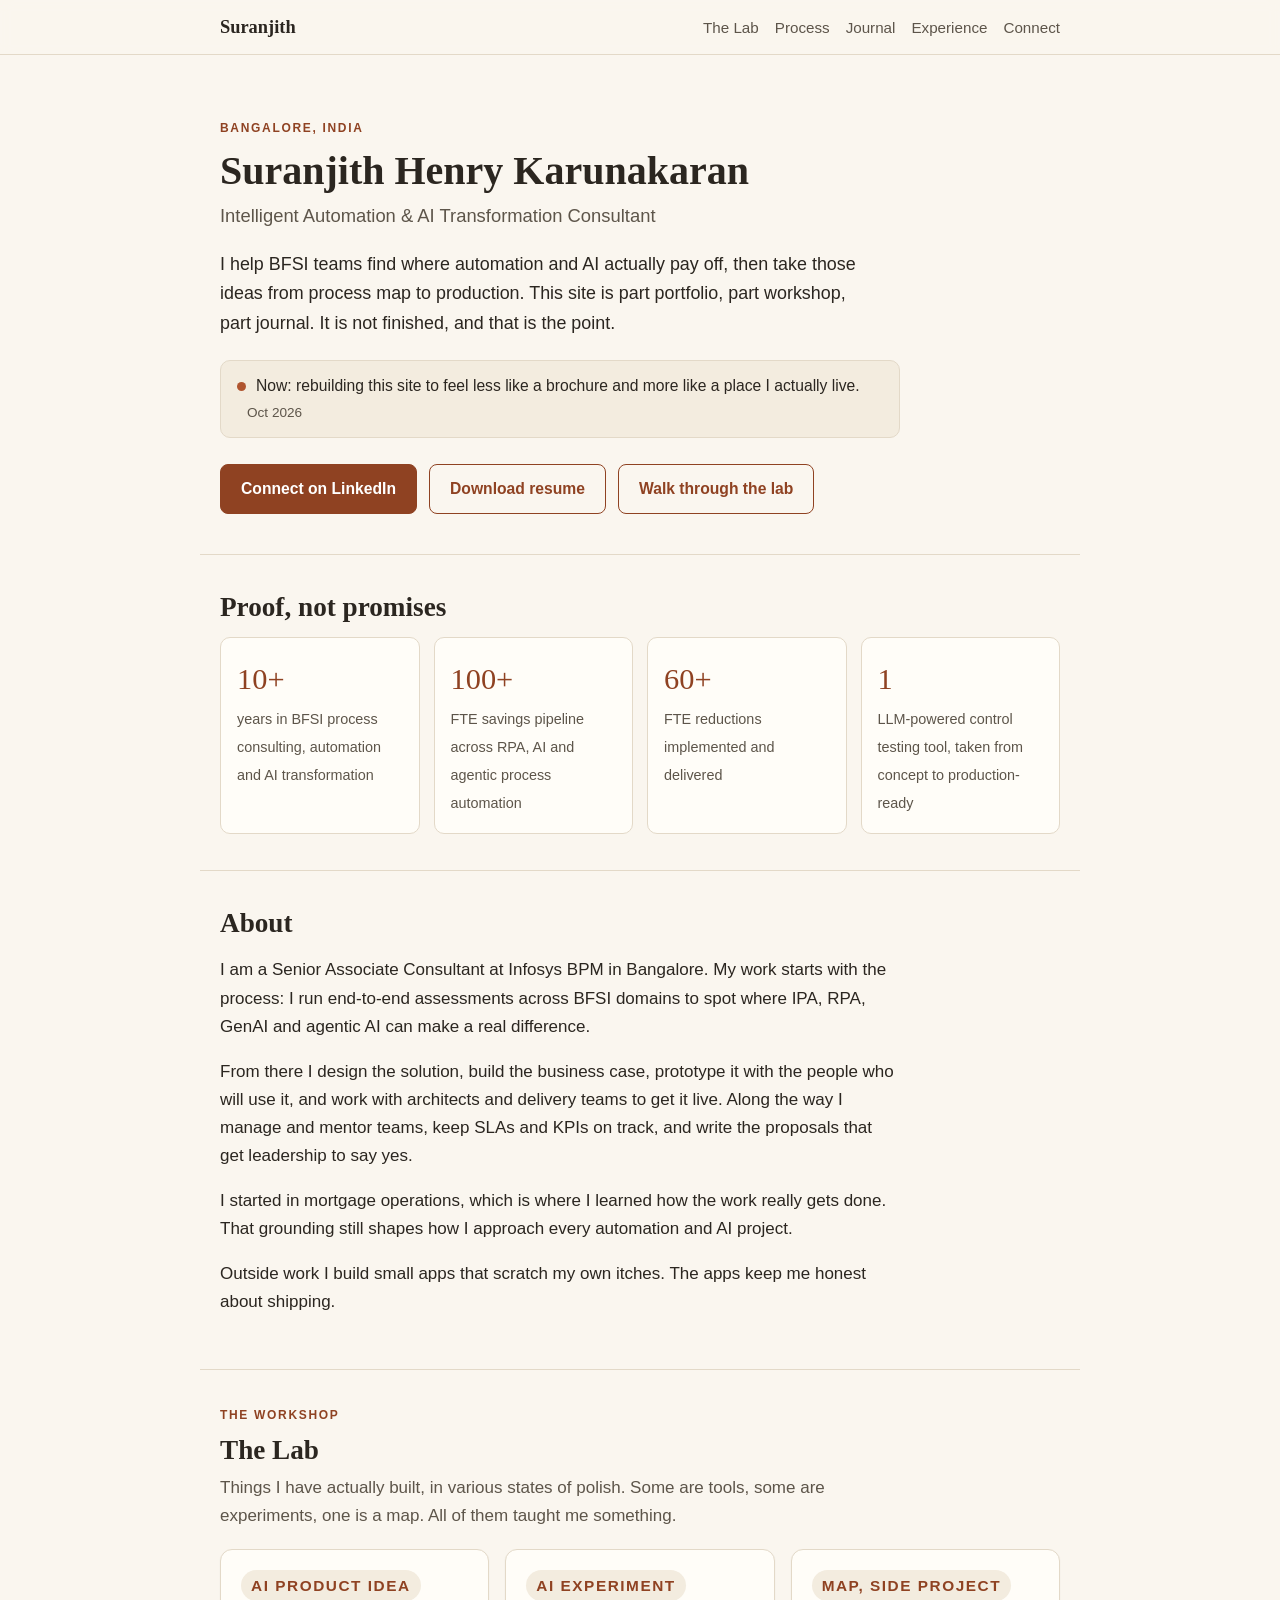
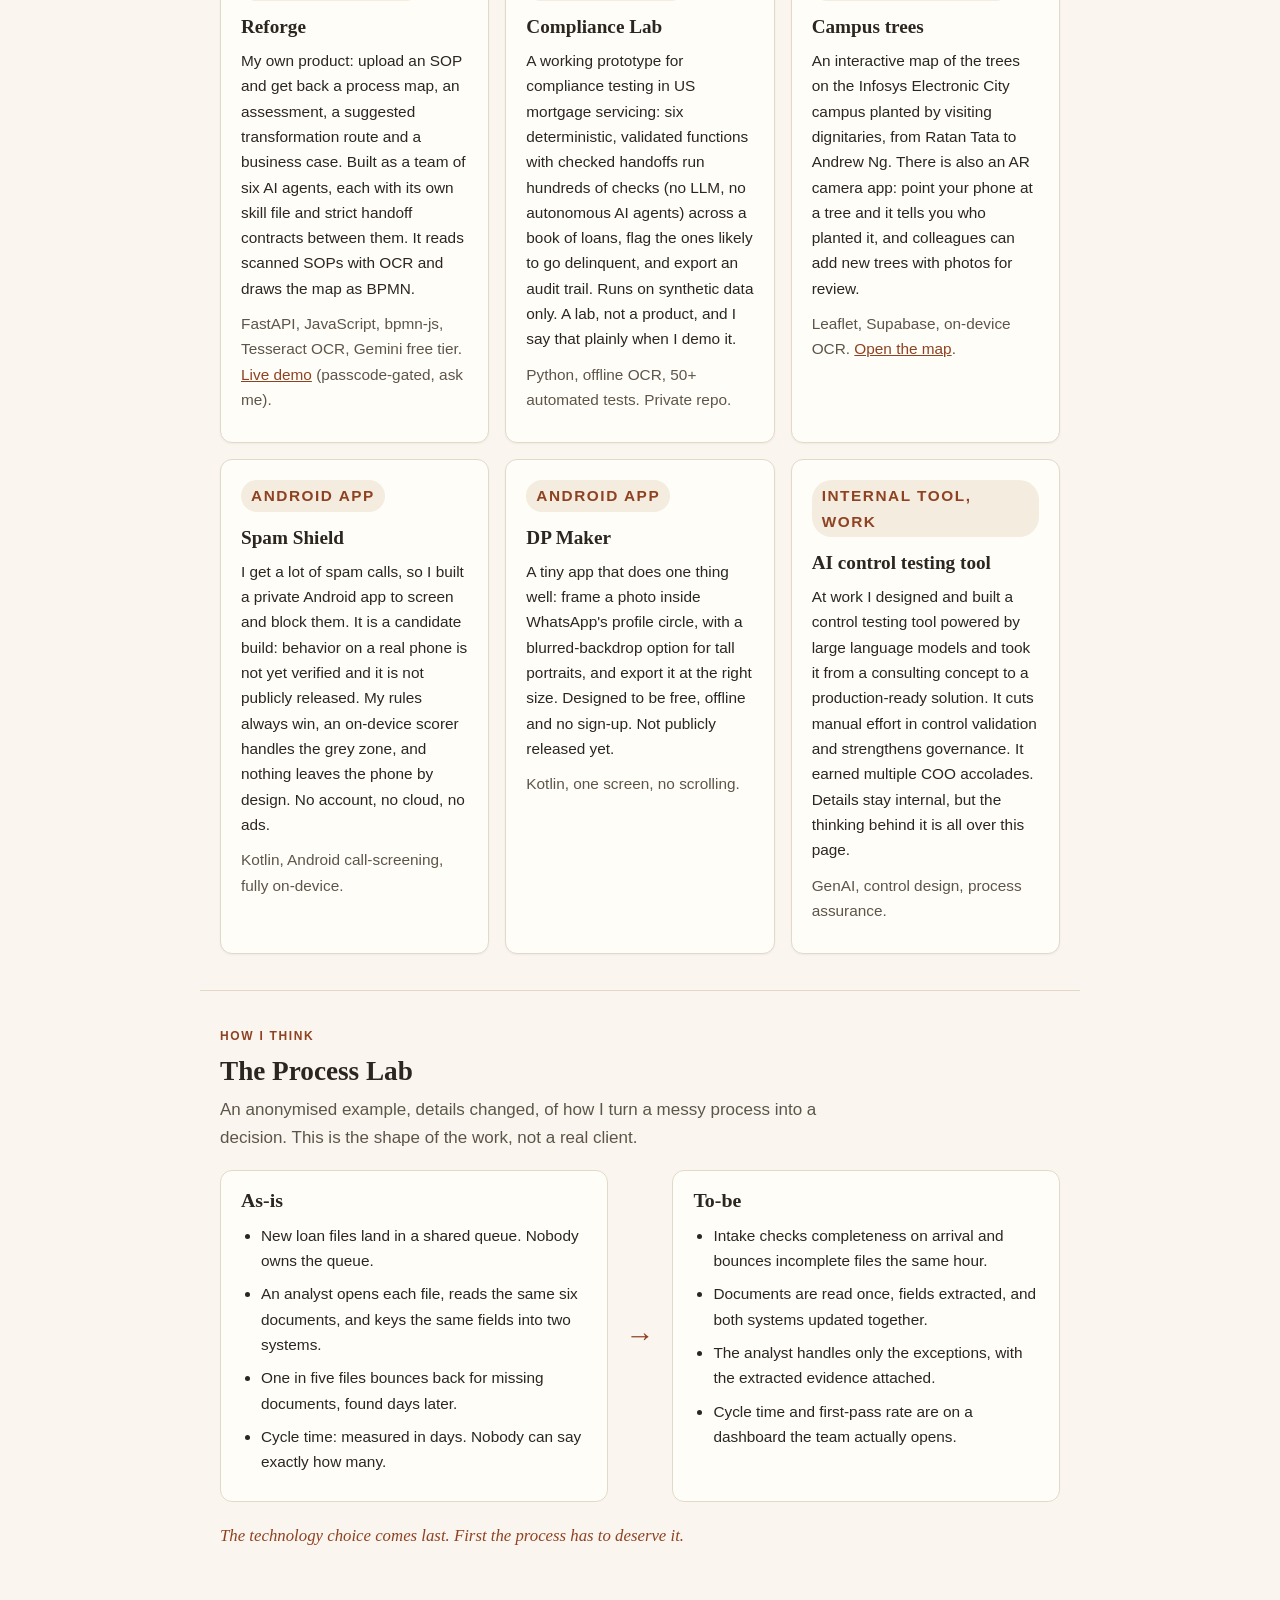
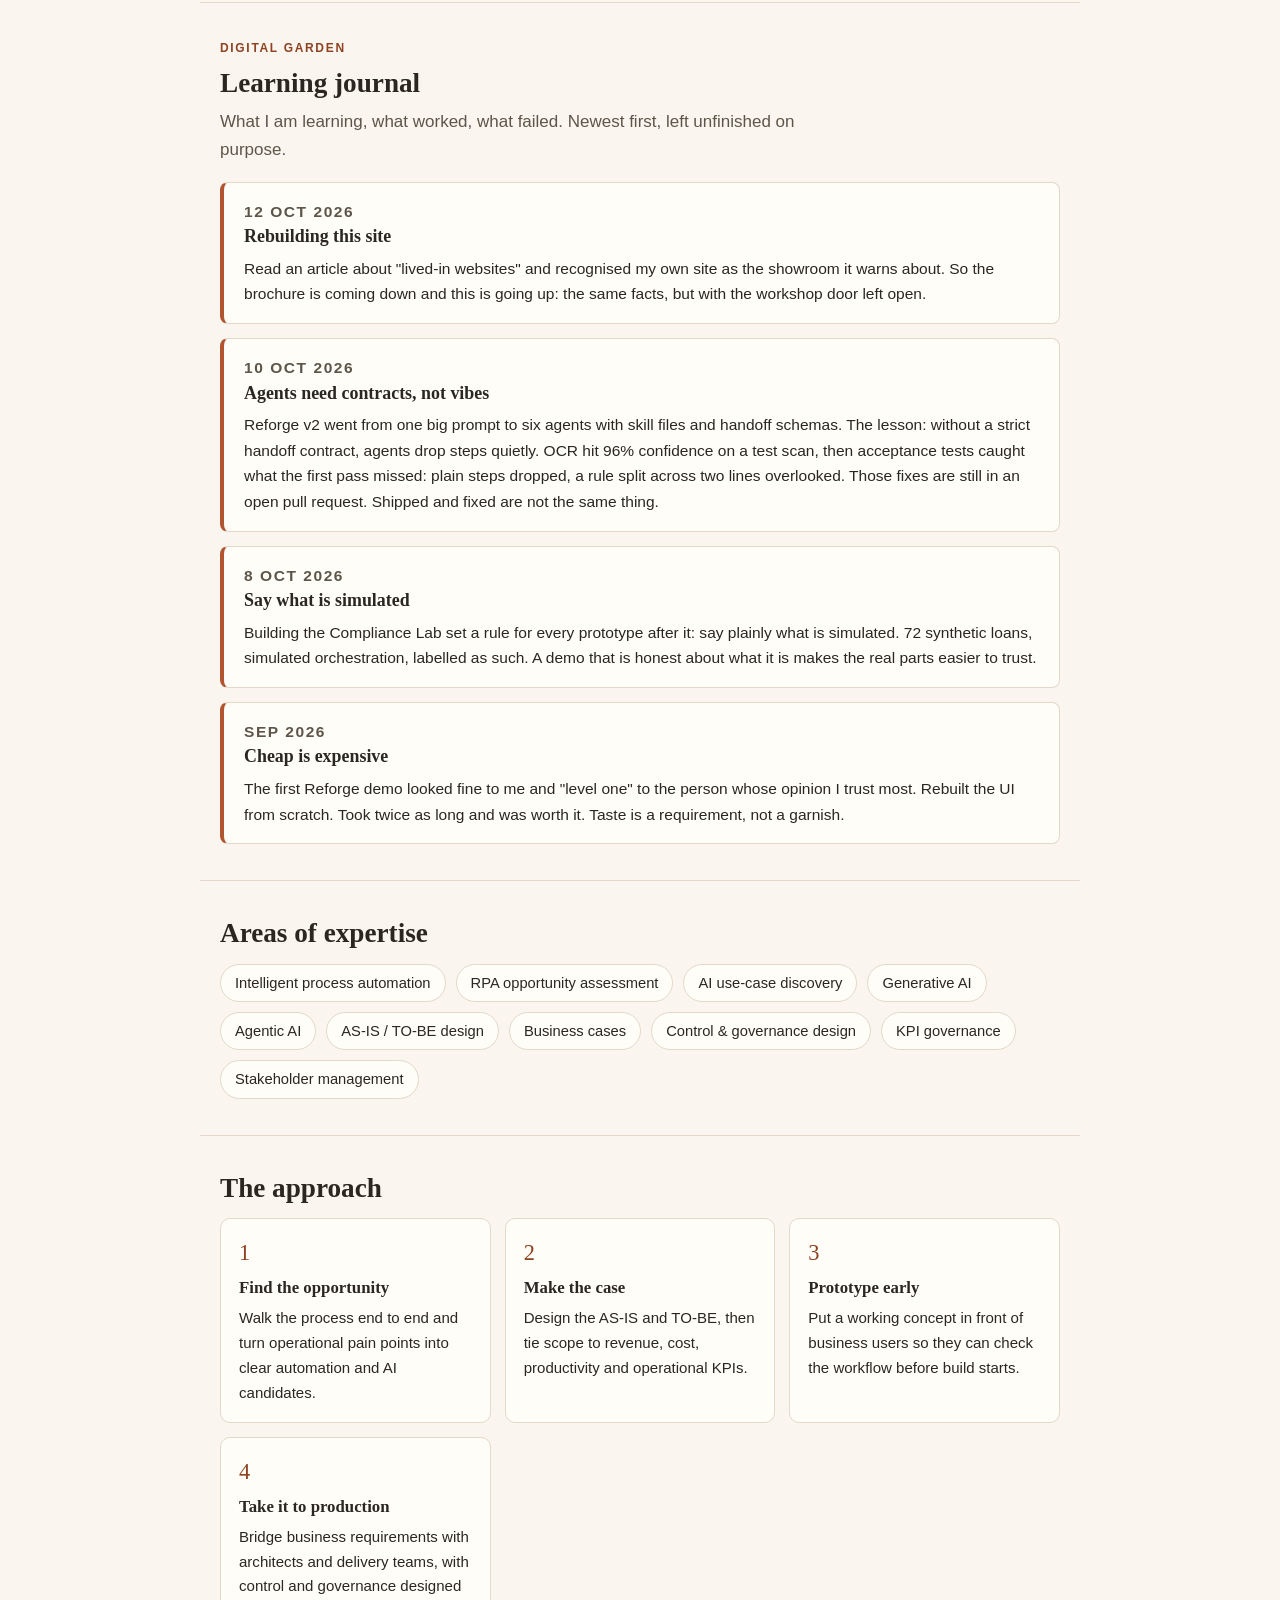
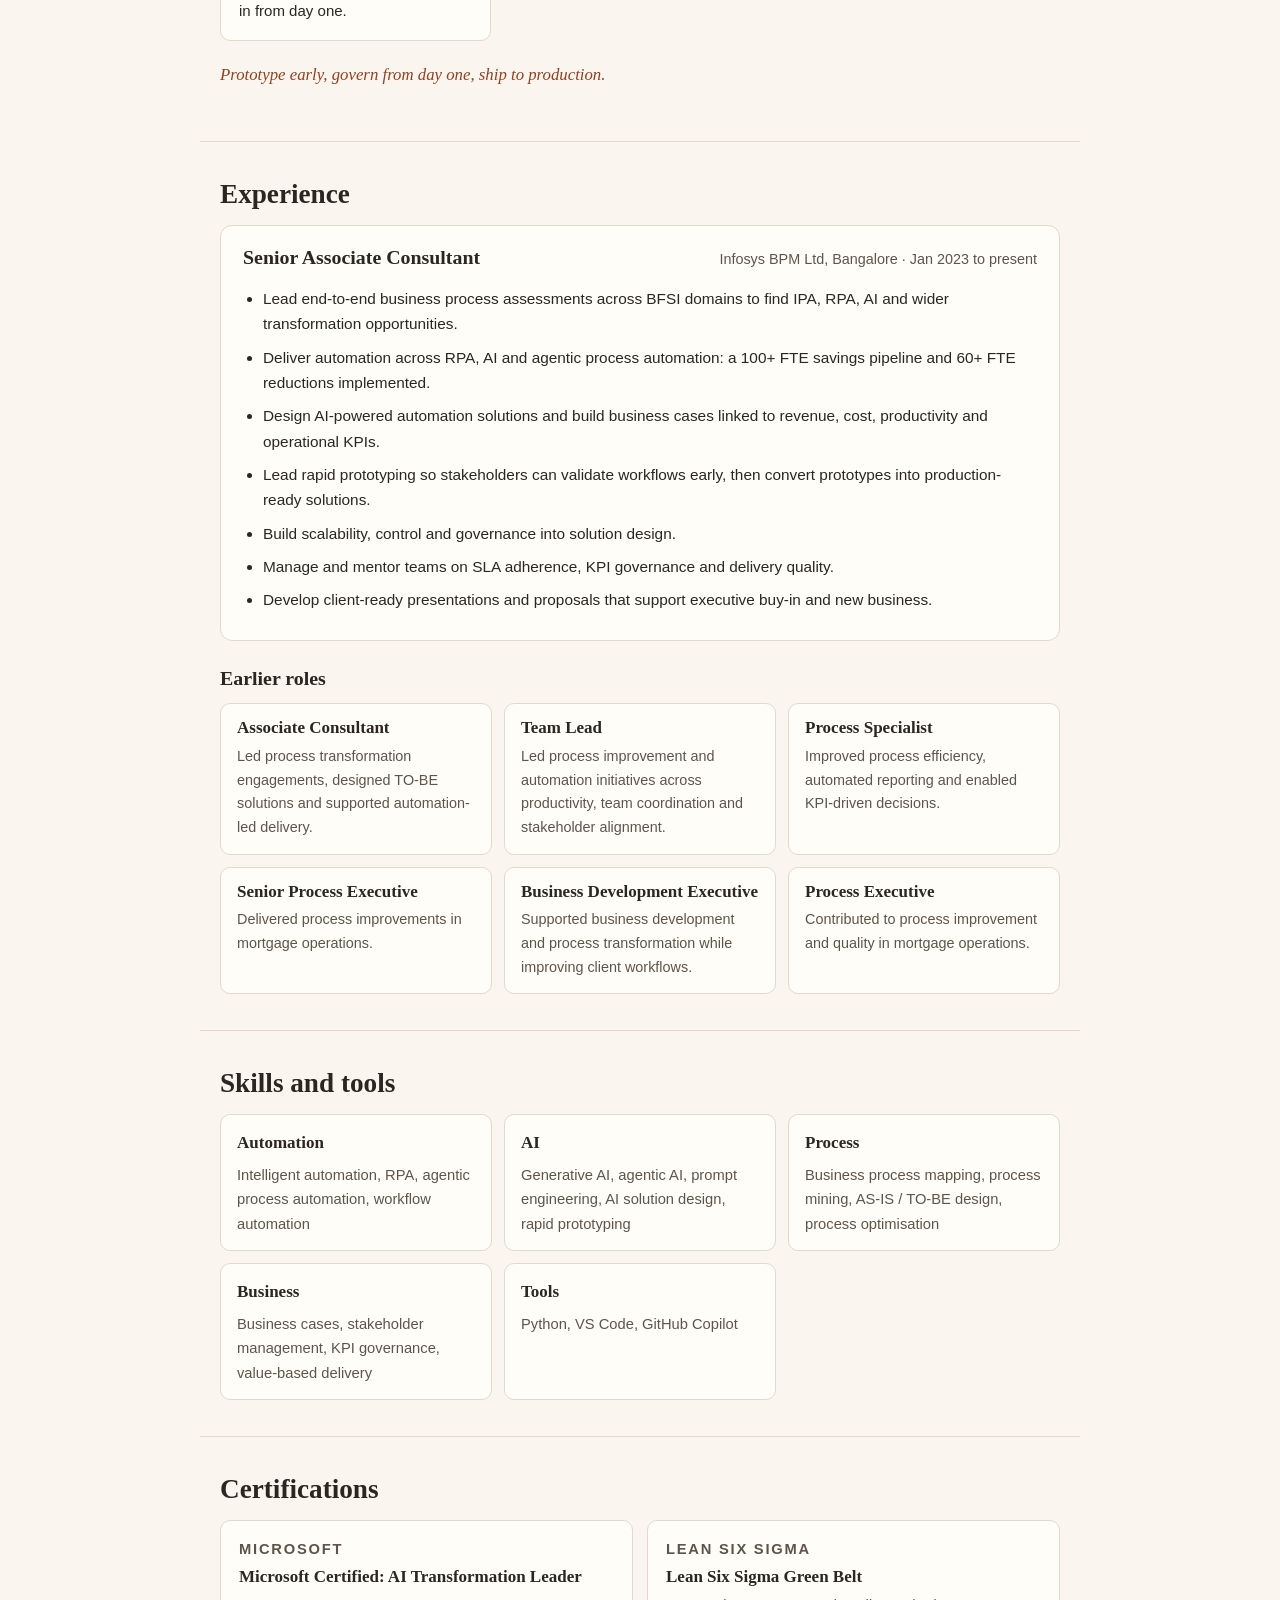
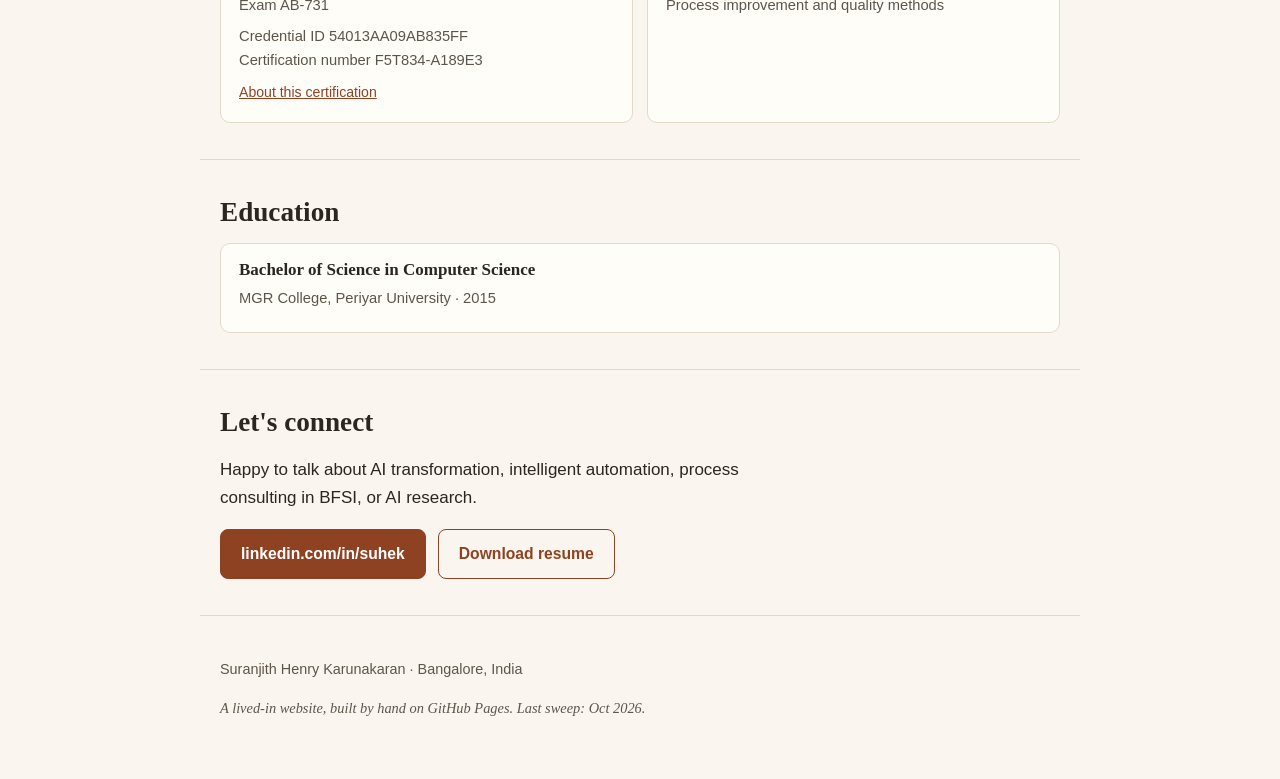
<file: index.html>
<!doctype html>
<html lang="en">
<head>
<meta charset="utf-8">
<meta name="viewport" content="width=device-width, initial-scale=1">
<title>Suranjith Henry Karunakaran | Consultant, builder</title>
<meta name="description" content="I help BFSI teams find where automation and AI actually pay off. This site is part portfolio, part workshop, part journal.">
<meta property="og:title" content="Suranjith Henry Karunakaran">
<meta property="og:description" content="Intelligent Automation & AI Transformation Consultant, Bangalore. 10+ years in BFSI process consulting, automation and GenAI.">
<meta property="og:type" content="profile">
<meta property="og:url" content="https://suhek7.github.io/">
<meta property="og:image" content="https://suhek7.github.io/assets/og-image.jpg">
<meta name="twitter:card" content="summary_large_image">
<link rel="stylesheet" href="style.css">
</head>
<body>
<header class="topbar">
  <div class="wrap topbar-inner">
    <a class="brand" href="#top">Suranjith</a>
    <nav aria-label="Sections">
      <a href="#lab">The Lab</a>
      <a href="#process">Process</a>
      <a href="#journal">Journal</a>
      <a href="#experience">Experience</a>
      <a href="#connect">Connect</a>
    </nav>
  </div>
</header>

<main id="top">
  <section class="hero wrap">
    <p class="eyebrow">Bangalore, India</p>
    <h1>Suranjith Henry Karunakaran</h1>
    <p class="role">Intelligent Automation &amp; AI Transformation Consultant</p>
    <p class="lede">I help BFSI teams find where automation and AI actually pay off, then take those ideas from process map to production. This site is part portfolio, part workshop, part journal. It is not finished, and that is the point.</p>
    <p class="now"><span class="now-dot"></span>Now: rebuilding this site to feel less like a brochure and more like a place I actually live. <span class="now-date">Oct 2026</span></p>
    <div class="actions">
      <a class="btn primary" href="https://www.linkedin.com/in/suhek" target="_blank" rel="noopener">Connect on LinkedIn</a>
      <a class="btn ghost" href="assets/Suranjith_Henry_Karunakaran_Resume.pdf" download>Download resume</a>
      <a class="btn ghost" href="#lab">Walk through the lab</a>
    </div>
  </section>

  <section class="wrap section">
    <h2>Proof, not promises</h2>
    <div class="stats">
      <div class="stat"><span class="num">10+</span><span class="label">years in BFSI process consulting, automation and AI transformation</span></div>
      <div class="stat"><span class="num">100+</span><span class="label">FTE savings pipeline across RPA, AI and agentic process automation</span></div>
      <div class="stat"><span class="num">60+</span><span class="label">FTE reductions implemented and delivered</span></div>
      <div class="stat"><span class="num">1</span><span class="label">LLM-powered control testing tool, taken from concept to production-ready</span></div>
    </div>
  </section>

  <section id="about" class="wrap section">
    <h2>About</h2>
    <div class="prose">
      <p>I am a Senior Associate Consultant at Infosys BPM in Bangalore. My work starts with the process: I run end-to-end assessments across BFSI domains to spot where IPA, RPA, GenAI and agentic AI can make a real difference.</p>
      <p>From there I design the solution, build the business case, prototype it with the people who will use it, and work with architects and delivery teams to get it live. Along the way I manage and mentor teams, keep SLAs and KPIs on track, and write the proposals that get leadership to say yes.</p>
      <p>I started in mortgage operations, which is where I learned how the work really gets done. That grounding still shapes how I approach every automation and AI project.</p>
      <p>Outside work I build small apps that scratch my own itches. The apps keep me honest about shipping.</p>
    </div>
  </section>

  <section id="lab" class="wrap section">
    <p class="eyebrow">The workshop</p>
    <h2>The Lab</h2>
    <p class="section-note">Things I have actually built, in various states of polish. Some are tools, some are experiments, one is a map. All of them taught me something.</p>

    <div class="lab-grid">
      <article class="lab-card">
        <p class="lab-tag">AI product idea</p>
        <h3>Reforge</h3>
        <p>My own product: upload an SOP and get back a process map, an assessment, a suggested transformation route and a business case. Built as a team of six AI agents, each with its own skill file and strict handoff contracts between them. It reads scanned SOPs with OCR and draws the map as BPMN.</p>
        <p class="lab-meta">FastAPI, JavaScript, bpmn-js, Tesseract OCR, Gemini free tier. <a href="https://reforge-ocr.onrender.com" target="_blank" rel="noopener">Live demo</a> (passcode-gated, ask me).</p>
      </article>

      <article class="lab-card">
        <p class="lab-tag">AI experiment</p>
        <h3>Compliance Lab</h3>
        <p>A working prototype for compliance testing in US mortgage servicing: six deterministic, validated functions with checked handoffs run hundreds of checks (no LLM, no autonomous AI agents) across a book of loans, flag the ones likely to go delinquent, and export an audit trail. Runs on synthetic data only. A lab, not a product, and I say that plainly when I demo it.</p>
        <p class="lab-meta">Python, offline OCR, 50+ automated tests. Private repo.</p>
      </article>

      <article class="lab-card">
        <p class="lab-tag">Map, side project</p>
        <h3>Campus trees</h3>
        <p>An interactive map of the trees on the Infosys Electronic City campus planted by visiting dignitaries, from Ratan Tata to Andrew Ng. There is also an AR camera app: point your phone at a tree and it tells you who planted it, and colleagues can add new trees with photos for review.</p>
        <p class="lab-meta">Leaflet, Supabase, on-device OCR. <a href="trees/">Open the map</a>.</p>
      </article>

      <article class="lab-card">
        <p class="lab-tag">Android app</p>
        <h3>Spam Shield</h3>
        <p>I get a lot of spam calls, so I built a private Android app to screen and block them. It is a candidate build: behavior on a real phone is not yet verified and it is not publicly released. My rules always win, an on-device scorer handles the grey zone, and nothing leaves the phone by design. No account, no cloud, no ads.</p>
        <p class="lab-meta">Kotlin, Android call-screening, fully on-device.</p>
      </article>

      <article class="lab-card">
        <p class="lab-tag">Android app</p>
        <h3>DP Maker</h3>
        <p>A tiny app that does one thing well: frame a photo inside WhatsApp's profile circle, with a blurred-backdrop option for tall portraits, and export it at the right size. Designed to be free, offline and no sign-up. Not publicly released yet.</p>
        <p class="lab-meta">Kotlin, one screen, no scrolling.</p>
      </article>

      <article class="lab-card">
        <p class="lab-tag">Internal tool, work</p>
        <h3>AI control testing tool</h3>
        <p>At work I designed and built a control testing tool powered by large language models and took it from a consulting concept to a production-ready solution. It cuts manual effort in control validation and strengthens governance. It earned multiple COO accolades. Details stay internal, but the thinking behind it is all over this page.</p>
        <p class="lab-meta">GenAI, control design, process assurance.</p>
      </article>
    </div>
  </section>

  <section id="process" class="wrap section">
    <p class="eyebrow">How I think</p>
    <h2>The Process Lab</h2>
    <p class="section-note">An anonymised example, details changed, of how I turn a messy process into a decision. This is the shape of the work, not a real client.</p>
    <div class="asis-tobe">
      <div class="lane">
        <h3>As-is</h3>
        <ul>
          <li>New loan files land in a shared queue. Nobody owns the queue.</li>
          <li>An analyst opens each file, reads the same six documents, and keys the same fields into two systems.</li>
          <li>One in five files bounces back for missing documents, found days later.</li>
          <li>Cycle time: measured in days. Nobody can say exactly how many.</li>
        </ul>
      </div>
      <div class="arrow" aria-hidden="true">&rarr;</div>
      <div class="lane">
        <h3>To-be</h3>
        <ul>
          <li>Intake checks completeness on arrival and bounces incomplete files the same hour.</li>
          <li>Documents are read once, fields extracted, and both systems updated together.</li>
          <li>The analyst handles only the exceptions, with the extracted evidence attached.</li>
          <li>Cycle time and first-pass rate are on a dashboard the team actually opens.</li>
        </ul>
      </div>
    </div>
    <p class="key">The technology choice comes last. First the process has to deserve it.</p>
  </section>

  <section id="journal" class="wrap section">
    <p class="eyebrow">Digital garden</p>
    <h2>Learning journal</h2>
    <p class="section-note">What I am learning, what worked, what failed. Newest first, left unfinished on purpose.</p>
    <div class="journal">
      <article class="entry">
        <p class="entry-date">12 Oct 2026</p>
        <h3>Rebuilding this site</h3>
        <p>Read an article about "lived-in websites" and recognised my own site as the showroom it warns about. So the brochure is coming down and this is going up: the same facts, but with the workshop door left open.</p>
      </article>
      <article class="entry">
        <p class="entry-date">10 Oct 2026</p>
        <h3>Agents need contracts, not vibes</h3>
        <p>Reforge v2 went from one big prompt to six agents with skill files and handoff schemas. The lesson: without a strict handoff contract, agents drop steps quietly. OCR hit 96% confidence on a test scan, then acceptance tests caught what the first pass missed: plain steps dropped, a rule split across two lines overlooked. Those fixes are still in an open pull request. Shipped and fixed are not the same thing.</p>
      </article>
      <article class="entry">
        <p class="entry-date">8 Oct 2026</p>
        <h3>Say what is simulated</h3>
        <p>Building the Compliance Lab set a rule for every prototype after it: say plainly what is simulated. 72 synthetic loans, simulated orchestration, labelled as such. A demo that is honest about what it is makes the real parts easier to trust.</p>
      </article>
      <article class="entry">
        <p class="entry-date">Sep 2026</p>
        <h3>Cheap is expensive</h3>
        <p>The first Reforge demo looked fine to me and "level one" to the person whose opinion I trust most. Rebuilt the UI from scratch. Took twice as long and was worth it. Taste is a requirement, not a garnish.</p>
      </article>
    </div>
  </section>

  <section class="wrap section">
    <h2>Areas of expertise</h2>
    <ul class="chips">
      <li>Intelligent process automation</li>
      <li>RPA opportunity assessment</li>
      <li>AI use-case discovery</li>
      <li>Generative AI</li>
      <li>Agentic AI</li>
      <li>AS-IS / TO-BE design</li>
      <li>Business cases</li>
      <li>Control &amp; governance design</li>
      <li>KPI governance</li>
      <li>Stakeholder management</li>
    </ul>
  </section>

  <section class="wrap section">
    <h2>The approach</h2>
    <ol class="steps">
      <li><h3>Find the opportunity</h3><p>Walk the process end to end and turn operational pain points into clear automation and AI candidates.</p></li>
      <li><h3>Make the case</h3><p>Design the AS-IS and TO-BE, then tie scope to revenue, cost, productivity and operational KPIs.</p></li>
      <li><h3>Prototype early</h3><p>Put a working concept in front of business users so they can check the workflow before build starts.</p></li>
      <li><h3>Take it to production</h3><p>Bridge business requirements with architects and delivery teams, with control and governance designed in from day one.</p></li>
    </ol>
    <p class="key">Prototype early, govern from day one, ship to production.</p>
  </section>

  <section id="experience" class="wrap section">
    <h2>Experience</h2>
    <div class="job">
      <div class="job-head">
        <h3>Senior Associate Consultant</h3>
        <span class="meta">Infosys BPM Ltd, Bangalore · Jan 2023 to present</span>
      </div>
      <ul>
        <li>Lead end-to-end business process assessments across BFSI domains to find IPA, RPA, AI and wider transformation opportunities.</li>
        <li>Deliver automation across RPA, AI and agentic process automation: a 100+ FTE savings pipeline and 60+ FTE reductions implemented.</li>
        <li>Design AI-powered automation solutions and build business cases linked to revenue, cost, productivity and operational KPIs.</li>
        <li>Lead rapid prototyping so stakeholders can validate workflows early, then convert prototypes into production-ready solutions.</li>
        <li>Build scalability, control and governance into solution design.</li>
        <li>Manage and mentor teams on SLA adherence, KPI governance and delivery quality.</li>
        <li>Develop client-ready presentations and proposals that support executive buy-in and new business.</li>
      </ul>
    </div>
    <h3 class="sub">Earlier roles</h3>
    <div class="roles">
      <div><h4>Associate Consultant</h4><p>Led process transformation engagements, designed TO-BE solutions and supported automation-led delivery.</p></div>
      <div><h4>Team Lead</h4><p>Led process improvement and automation initiatives across productivity, team coordination and stakeholder alignment.</p></div>
      <div><h4>Process Specialist</h4><p>Improved process efficiency, automated reporting and enabled KPI-driven decisions.</p></div>
      <div><h4>Senior Process Executive</h4><p>Delivered process improvements in mortgage operations.</p></div>
      <div><h4>Business Development Executive</h4><p>Supported business development and process transformation while improving client workflows.</p></div>
      <div><h4>Process Executive</h4><p>Contributed to process improvement and quality in mortgage operations.</p></div>
    </div>
  </section>

  <section id="skills" class="wrap section">
    <h2>Skills and tools</h2>
    <dl class="skills">
      <div><dt>Automation</dt><dd>Intelligent automation, RPA, agentic process automation, workflow automation</dd></div>
      <div><dt>AI</dt><dd>Generative AI, agentic AI, prompt engineering, AI solution design, rapid prototyping</dd></div>
      <div><dt>Process</dt><dd>Business process mapping, process mining, AS-IS / TO-BE design, process optimisation</dd></div>
      <div><dt>Business</dt><dd>Business cases, stakeholder management, KPI governance, value-based delivery</dd></div>
      <div><dt>Tools</dt><dd>Python, VS Code, GitHub Copilot</dd></div>
    </dl>
  </section>

  <section id="certifications" class="wrap section">
    <h2>Certifications</h2>
    <div class="creds certs">
      <div>
        <p class="cert-issuer">Microsoft</p>
        <h4>Microsoft Certified: AI Transformation Leader</h4>
        <p>Exam AB-731</p>
        <p class="cert-id">Credential ID 54013AA09AB835FF<br>Certification number F5T834-A189E3</p>
        <a class="cert-link" href="https://learn.microsoft.com/en-us/credentials/certifications/ai-transformation-leader/" target="_blank" rel="noopener">About this certification</a>
      </div>
      <div>
        <p class="cert-issuer">Lean Six Sigma</p>
        <h4>Lean Six Sigma Green Belt</h4>
        <p>Process improvement and quality methods</p>
      </div>
    </div>
  </section>

  <section class="wrap section">
    <h2>Education</h2>
    <div class="creds">
      <div><h4>Bachelor of Science in Computer Science</h4><p>MGR College, Periyar University · 2015</p></div>
    </div>
  </section>

  <section id="connect" class="wrap section connect">
    <h2>Let's connect</h2>
    <p>Happy to talk about AI transformation, intelligent automation, process consulting in BFSI, or AI research.</p>
    <div class="actions">
      <a class="btn primary" href="https://www.linkedin.com/in/suhek" target="_blank" rel="noopener">linkedin.com/in/suhek</a>
      <a class="btn ghost" href="assets/Suranjith_Henry_Karunakaran_Resume.pdf" download>Download resume</a>
    </div>
  </section>
</main>

<footer class="wrap footer">
  <p>Suranjith Henry Karunakaran · Bangalore, India</p>
  <p class="footer-note">A lived-in website, built by hand on GitHub Pages. Last sweep: Oct 2026.</p>
</footer>
</body>
</html>
</file>
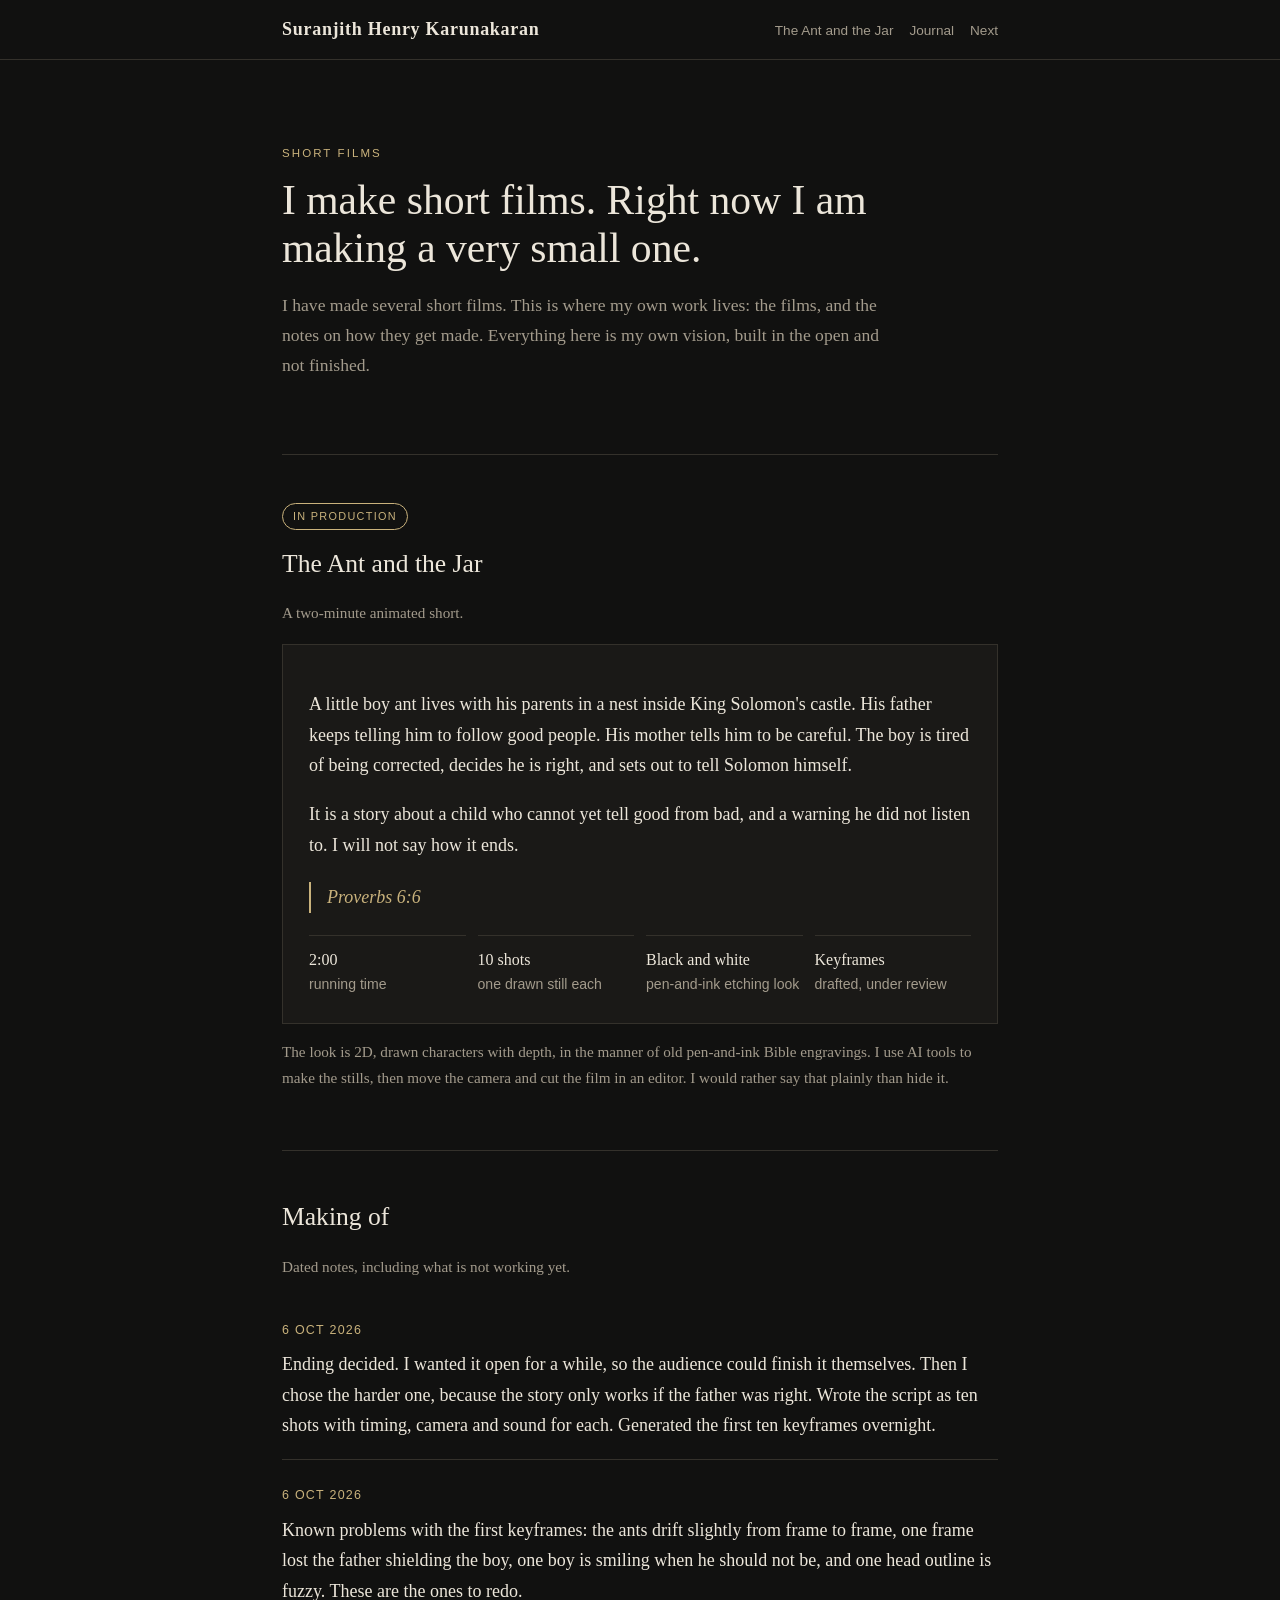
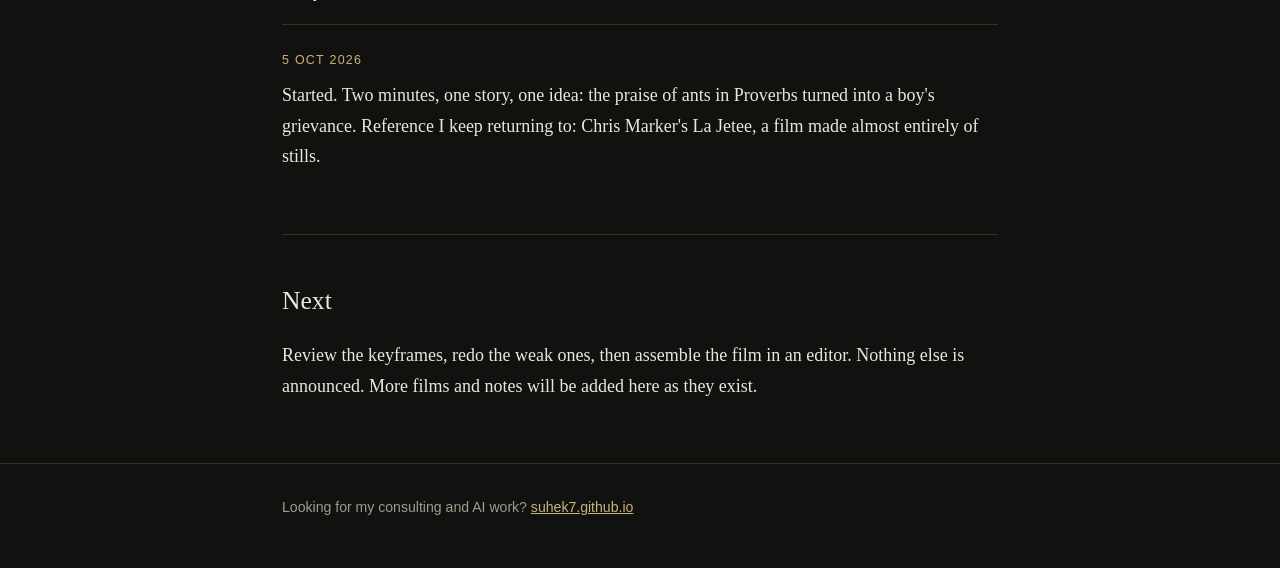
<file: films/index.html>
<!doctype html>
<html lang="en">
<head>
<meta charset="utf-8">
<meta name="viewport" content="width=device-width, initial-scale=1">
<title>Suranjith Henry Karunakaran | Films</title>
<meta name="description" content="Short films by Suranjith Henry Karunakaran. Now in production: The Ant and the Jar, a two-minute animated short.">
<style>
:root{--bg:#111110;--bg2:#1a1917;--ink:#ece6da;--soft:#a39b8c;--line:#34312b;--gold:#c9b27c}
*{box-sizing:border-box}
html{scroll-behavior:smooth}
body{margin:0;background:var(--bg);color:var(--ink);font-family:Georgia,"Times New Roman",serif;font-size:18px;line-height:1.7}
.wrap{max-width:760px;margin:0 auto;padding:0 22px}
a{color:var(--gold)}
header.bar{border-bottom:1px solid var(--line)}
.bar-in{display:flex;justify-content:space-between;align-items:center;gap:14px;flex-wrap:wrap;padding:14px 22px;max-width:760px;margin:0 auto}
.brand{font-weight:bold;letter-spacing:.04em;color:var(--ink);text-decoration:none}
nav a{font-family:-apple-system,Segoe UI,Roboto,sans-serif;font-size:.85rem;color:var(--soft);text-decoration:none;margin-left:16px}
nav a:hover{color:var(--gold)}
.hero{padding:84px 0 56px}
.eyebrow{font-family:-apple-system,Segoe UI,Roboto,sans-serif;text-transform:uppercase;letter-spacing:.18em;font-size:.72rem;color:var(--gold);margin:0 0 14px}
h1{font-size:2.6rem;line-height:1.15;margin:0 0 18px;font-weight:normal}
.lede{color:var(--soft);max-width:600px;font-size:1.1rem}
section{padding:44px 0;border-top:1px solid var(--line)}
h2{font-size:1.6rem;font-weight:normal;margin:0 0 6px}
.tag{display:inline-block;font-family:-apple-system,Segoe UI,Roboto,sans-serif;text-transform:uppercase;letter-spacing:.12em;font-size:.68rem;border:1px solid var(--gold);color:var(--gold);padding:3px 10px;border-radius:20px;margin-bottom:12px}
.card{background:var(--bg2);border:1px solid var(--line);padding:26px;margin-top:18px}
.facts{display:grid;grid-template-columns:repeat(auto-fit,minmax(150px,1fr));gap:12px;margin:20px 0 0}
.fact{border-top:1px solid var(--line);padding-top:10px;font-family:-apple-system,Segoe UI,Roboto,sans-serif;font-size:.88rem;color:var(--soft)}
.fact b{display:block;color:var(--ink);font-size:1rem;font-family:Georgia,serif;font-weight:normal}
.epitaph{font-style:italic;color:var(--gold);border-left:2px solid var(--gold);padding-left:16px;margin:22px 0}
.entry{border-top:1px solid var(--line);padding:18px 0}
.entry:first-of-type{border-top:0}
.date{font-family:-apple-system,Segoe UI,Roboto,sans-serif;font-size:.78rem;text-transform:uppercase;letter-spacing:.1em;color:var(--gold)}
.entry p{margin:6px 0 0}
.note{color:var(--soft);font-size:.95rem}
footer{border-top:1px solid var(--line);padding:32px 0 48px;color:var(--soft);font-family:-apple-system,Segoe UI,Roboto,sans-serif;font-size:.88rem}
</style>
</head>
<body>
<header class="bar"><div class="bar-in">
<a class="brand" href="#top">Suranjith Henry Karunakaran</a>
<nav><a href="#ant">The Ant and the Jar</a><a href="#journal">Journal</a><a href="#next">Next</a></nav>
</div></header>
<main id="top" class="wrap">
<div class="hero">
<p class="eyebrow">Short films</p>
<h1>I make short films. Right now I am making a very small one.</h1>
<p class="lede">I have made several short films. This is where my own work lives: the films, and the notes on how they get made. Everything here is my own vision, built in the open and not finished.</p>
</div>

<section id="ant">
<span class="tag">In production</span>
<h2>The Ant and the Jar</h2>
<p class="note">A two-minute animated short.</p>
<div class="card">
<p>A little boy ant lives with his parents in a nest inside King Solomon's castle. His father keeps telling him to follow good people. His mother tells him to be careful. The boy is tired of being corrected, decides he is right, and sets out to tell Solomon himself.</p>
<p>It is a story about a child who cannot yet tell good from bad, and a warning he did not listen to. I will not say how it ends.</p>
<div class="epitaph">Proverbs 6:6</div>
<div class="facts">
<div class="fact"><b>2:00</b>running time</div>
<div class="fact"><b>10 shots</b>one drawn still each</div>
<div class="fact"><b>Black and white</b>pen-and-ink etching look</div>
<div class="fact"><b>Keyframes</b>drafted, under review</div>
</div>
</div>
<p class="note">The look is 2D, drawn characters with depth, in the manner of old pen-and-ink Bible engravings. I use AI tools to make the stills, then move the camera and cut the film in an editor. I would rather say that plainly than hide it.</p>
</section>

<section id="journal">
<h2>Making of</h2>
<p class="note">Dated notes, including what is not working yet.</p>
<div class="entry"><span class="date">6 Oct 2026</span>
<p>Ending decided. I wanted it open for a while, so the audience could finish it themselves. Then I chose the harder one, because the story only works if the father was right. Wrote the script as ten shots with timing, camera and sound for each. Generated the first ten keyframes overnight.</p></div>
<div class="entry"><span class="date">6 Oct 2026</span>
<p>Known problems with the first keyframes: the ants drift slightly from frame to frame, one frame lost the father shielding the boy, one boy is smiling when he should not be, and one head outline is fuzzy. These are the ones to redo.</p></div>
<div class="entry"><span class="date">5 Oct 2026</span>
<p>Started. Two minutes, one story, one idea: the praise of ants in Proverbs turned into a boy's grievance. Reference I keep returning to: Chris Marker's La Jetee, a film made almost entirely of stills.</p></div>
</section>

<section id="next">
<h2>Next</h2>
<p>Review the keyframes, redo the weak ones, then assemble the film in an editor. Nothing else is announced. More films and notes will be added here as they exist.</p>
</section>
</main>
<footer><div class="wrap">Looking for my consulting and AI work? <a href="https://suhek7.github.io/">suhek7.github.io</a></div></footer>
</body>
</html>
</file>
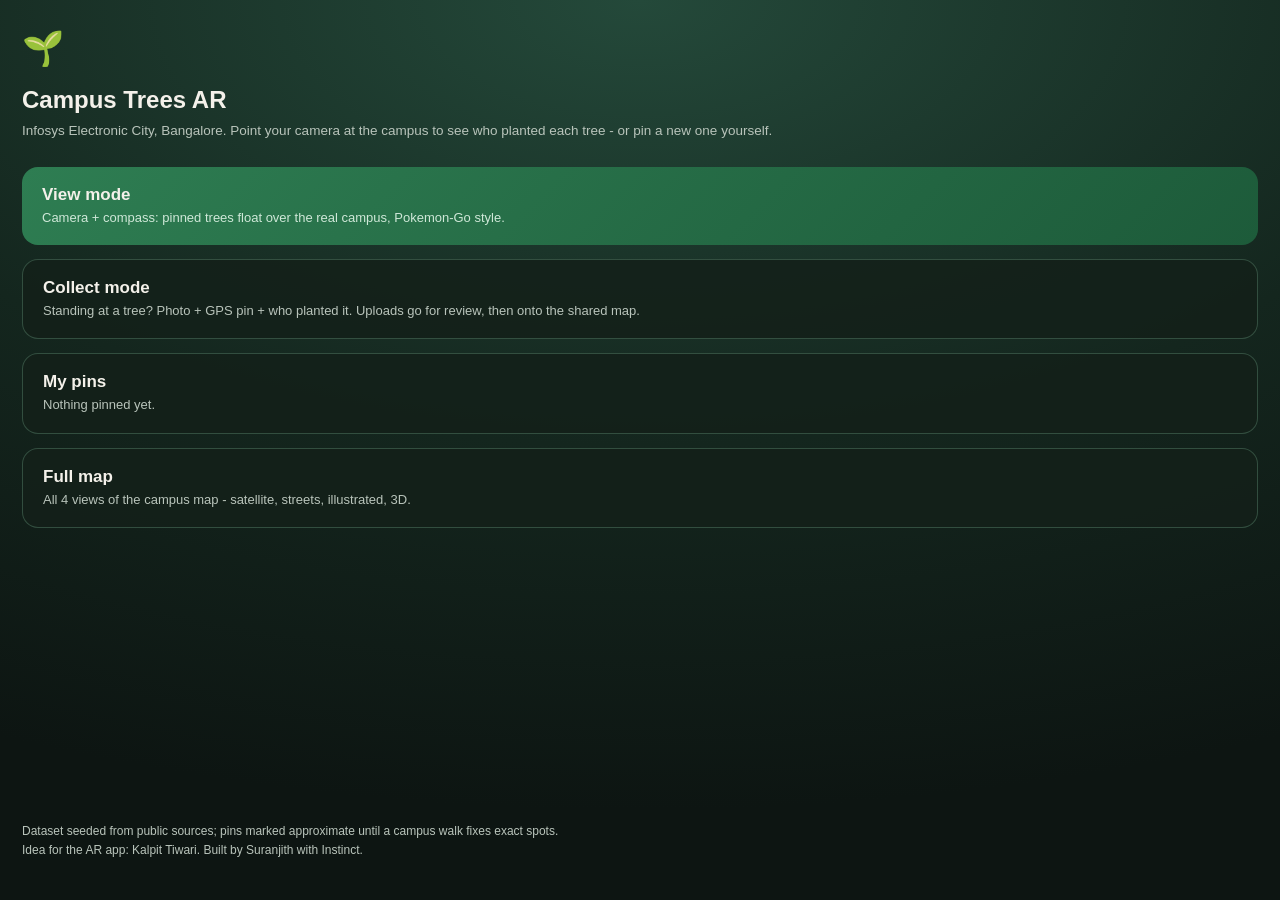
<file: trees/ar/index.html>
<!DOCTYPE html>
<html lang="en">
<head>
<meta charset="utf-8">
<meta name="viewport" content="width=device-width, initial-scale=1, viewport-fit=cover">
<meta name="theme-color" content="#20342b">
<title>Campus Trees AR - Infosys Electronic City</title>
<link rel="manifest" href="manifest.webmanifest">
<style>
  :root { --ink:#f4f1ea; --dim:#b9c4bb; --acc:#8fd6ae; --card:rgba(20,32,26,.88); }
  * { box-sizing:border-box; -webkit-tap-highlight-color:transparent; }
  html, body { margin:0; height:100%; background:#0d1512; color:var(--ink);
    font-family:-apple-system,'Segoe UI',Roboto,Helvetica,Arial,sans-serif; overscroll-behavior:none; }
  button { font:inherit; }
  .hidden { display:none !important; }

  /* ---------- home ---------- */
  #home { min-height:100%; padding:28px 22px 40px; display:flex; flex-direction:column;
    background:radial-gradient(120% 90% at 50% 0%, #24493a 0%, #14261e 55%, #0d1512 100%); }
  #home h1 { font-size:24px; margin:18px 0 6px; line-height:1.2; }
  #home .sub { color:var(--dim); font-size:13.5px; line-height:1.5; margin:0 0 26px; }
  #home .leaf { font-size:34px; }
  .bigbtn { display:block; width:100%; margin:0 0 14px; padding:18px 20px; border:0; border-radius:16px;
    background:var(--card); color:var(--ink); text-align:left; border:1px solid rgba(143,214,174,.25); }
  .bigbtn b { display:block; font-size:17px; margin-bottom:3px; }
  .bigbtn span { color:var(--dim); font-size:13px; line-height:1.4; }
  .bigbtn.primary { background:linear-gradient(135deg,#2e7d52,#1d5b3a); border:0; }
  .bigbtn.primary span { color:#cfe8d8; }
  #home .foot { margin-top:auto; padding-top:24px; color:var(--dim); font-size:12px; line-height:1.6; }
  #home a { color:var(--acc); }

  /* ---------- AR view ---------- */
  #view { position:fixed; inset:0; background:#000; }
  #cam { position:absolute; inset:0; width:100%; height:100%; object-fit:cover; }
  #demobg { position:absolute; inset:0;
    background:linear-gradient(#3f6d55 0%, #274434 45%, #1a2c22 46%, #122019 100%); }
  #labels { position:absolute; inset:0; overflow:hidden; }
  .tag { position:absolute; transform:translate(-50%,-100%); background:var(--card); border:1px solid rgba(143,214,174,.4);
    border-radius:12px; padding:8px 12px; min-width:110px; max-width:200px; text-align:center;
    box-shadow:0 4px 18px rgba(0,0,0,.45); }
  .tag.mine { border-style:dashed; border-color:#e8c872; }
  .tag .p { font-size:14px; font-weight:600; }
  .tag .s { font-size:11px; color:var(--dim); margin-top:1px; }
  .tag .d { font-size:11px; color:var(--acc); margin-top:3px; }
  .tag .stem { position:absolute; left:50%; bottom:-22px; width:2px; height:22px; background:rgba(143,214,174,.6); }
  .tag .dot { position:absolute; left:50%; bottom:-27px; width:8px; height:8px; margin-left:-4px; border-radius:50%;
    background:var(--acc); box-shadow:0 0 10px var(--acc); }
  #ribbon { position:absolute; top:calc(env(safe-area-inset-top, 0px) + 10px); left:0; right:0; height:34px; overflow:hidden;
    -webkit-mask-image:linear-gradient(90deg,transparent,#000 20%,#000 80%,transparent);
    mask-image:linear-gradient(90deg,transparent,#000 20%,#000 80%,transparent); }
  #ribbon .tick { position:absolute; top:0; transform:translateX(-50%); color:var(--ink); font-size:13px; font-weight:600;
    text-shadow:0 1px 4px rgba(0,0,0,.8); }
  #ribbon .tick.minor { font-size:10px; color:var(--dim); top:18px; }
  #ribbon .caret { position:absolute; left:50%; top:26px; width:2px; height:8px; background:var(--acc); transform:translateX(-50%); }
  #viewbar { position:absolute; left:0; right:0; bottom:0; padding:12px 14px calc(env(safe-area-inset-bottom, 0px) + 14px);
    display:flex; align-items:center; gap:10px; background:linear-gradient(transparent, rgba(0,0,0,.72)); }
  #gpsstat { flex:1; font-size:12px; color:var(--dim); line-height:1.4; }
  #gpsstat b { color:var(--ink); }
  .pillbtn { border:1px solid rgba(255,255,255,.25); background:rgba(0,0,0,.45); color:var(--ink);
    border-radius:999px; padding:9px 15px; font-size:13px; }
  #viewmsg { position:absolute; top:calc(env(safe-area-inset-top, 0px) + 54px); left:16px; right:16px;
    background:var(--card); border-radius:12px; padding:10px 14px; font-size:12.5px; color:var(--dim); line-height:1.5; }

  /* ---------- collect ---------- */
  #collect { position:fixed; inset:0; display:flex; flex-direction:column; background:#0d1512; }
  #cwrap { position:relative; height:38%; min-height:220px; background:#000; }
  #cpreview { position:absolute; inset:0; width:100%; height:100%; object-fit:cover; }
  #chint { position:absolute; inset:0; display:flex; align-items:center; justify-content:center; text-align:center;
    padding:24px; color:rgba(255,255,255,.75); font-size:13.5px; line-height:1.7; background:linear-gradient(180deg,#14251c,#0d1512); }
  #chint b { color:var(--acc); }
  #cform { flex:1; overflow-y:auto; padding:16px 18px calc(env(safe-area-inset-bottom, 0px) + 18px); }
  #cform label { display:block; font-size:12px; color:var(--dim); margin:14px 0 5px; }
  #cform input, #cform textarea { width:100%; border:1px solid rgba(255,255,255,.18); background:#16241d; color:var(--ink);
    border-radius:10px; padding:11px 12px; font-size:15px; }
  #cform textarea { min-height:64px; resize:vertical; }
  #cgps { margin-top:12px; font-size:12.5px; color:var(--dim); line-height:1.5; }
  .ccontrols { position:absolute; bottom:12px; left:12px; right:12px; display:flex; gap:8px; align-items:center; }
  .ccontrols button { flex:1; min-width:0; padding:11px 6px; font-size:13px; background:#183e2a; }
  .ccontrols button.active { border-color:var(--acc); background:#2e7d52; }
  #ctake { background:#f4f1ea; color:#10241a; font-weight:700; }
  #cstatus { font-size:12px; color:var(--dim); margin:8px 0 4px; min-height:18px; }
  .thumbs { display:flex; gap:10px; margin:10px 0; }
  .thumb { flex:1; min-width:0; border:1px solid rgba(255,255,255,.2); border-radius:10px; padding:6px; text-align:center; background:#16241d; color:var(--dim); font-size:12px; }
  .thumb img { display:block; width:100%; height:76px; object-fit:cover; border-radius:6px; margin-bottom:5px; }
  .thumb.selected { border-color:var(--acc); color:var(--ink); }
  #ocrstatus { margin:5px 0; font-size:12px; color:var(--dim); line-height:1.4; }
  #cgps b { color:var(--acc); }
  #recrop { margin:2px 0 8px; color:var(--acc); border-color:rgba(143,214,174,.5); }
  #cropper { position:fixed; inset:0; z-index:100; background:#0d1512; display:flex; flex-direction:column;
    padding:calc(env(safe-area-inset-top, 0px) + 18px) 14px calc(env(safe-area-inset-bottom, 0px) + 18px); }
  #cropper h2 { margin:0 0 5px; font-size:19px; }
  #cropper p { font-size:13px; color:var(--dim); line-height:1.4; margin:0 0 12px; }
  #croparea { flex:1; min-height:0; display:flex; align-items:center; justify-content:center; overflow:hidden; }
  #cropcanvas { max-width:100%; max-height:100%; touch-action:none; border:1px solid rgba(255,255,255,.3); }
  .cropactions { display:flex; gap:8px; margin-top:14px; }
  .cropactions button { flex:1; min-width:0; padding:12px 6px; }
  #cropapply { background:#2e7d52; font-weight:700; }
  .rowbtns { display:flex; gap:10px; margin-top:18px; }
  .rowbtns .pillbtn { flex:1; padding:13px; text-align:center; font-size:15px; }
  #csave { background:linear-gradient(135deg,#2e7d52,#1d5b3a); border:0; }
  #csave:disabled { opacity:.4; }

  /* ---------- my pins ---------- */
  #mine { min-height:100%; padding:20px 18px 40px; background:#0d1512; }
  #mine h2 { font-size:19px; margin:6px 0 14px; }
  .entry { display:flex; gap:12px; background:var(--card); border:1px solid rgba(255,255,255,.08);
    border-radius:14px; padding:10px; margin-bottom:10px; align-items:center; }
  .entry img { width:64px; height:64px; object-fit:cover; border-radius:10px; }
  .entry .meta { flex:1; font-size:13px; line-height:1.45; }
  .entry .meta b { font-size:14px; }
  .entry .meta span { color:var(--dim); display:block; font-size:11.5px; }
  .entry button { border:0; background:none; color:#e08f8f; font-size:12px; }
  #mineempty { color:var(--dim); font-size:13.5px; line-height:1.6; }
  #minetools { margin:16px 0 24px; display:flex; gap:10px; flex-wrap:wrap; }
  .topnav { display:flex; align-items:center; gap:10px; }
  .topnav .pillbtn { padding:7px 13px; }
  .topnav b { font-size:16px; }

  /* ---------- review ---------- */
  #review { min-height:100%; padding:20px 18px 40px; background:#0d1512; }
  #reviewlist { margin-top:14px; }
  #reviewlist .entry { align-items:flex-start; flex-wrap:wrap; }
  .entry .okbtn { color:var(--acc); }
</style>
</head>
<body>

<!-- ================= HOME ================= -->
<div id="home">
  <div class="leaf">&#127793;</div>
  <h1>Campus Trees AR</h1>
  <p class="sub">Infosys Electronic City, Bangalore. Point your camera at the campus to see who planted each tree - or pin a new one yourself.</p>
  <button class="bigbtn primary" id="btnview"><b>View mode</b><span>Camera + compass: pinned trees float over the real campus, Pokemon-Go style.</span></button>
  <button class="bigbtn" id="btncollect"><b>Collect mode</b><span>Standing at a tree? Photo + GPS pin + who planted it. Uploads go for review, then onto the shared map.</span></button>
  <button class="bigbtn" id="btnmine"><b>My pins</b><span id="minecount">Nothing pinned yet.</span></button>
  <button class="bigbtn" id="btnmap"><b>Full map</b><span>All 4 views of the campus map - satellite, streets, illustrated, 3D.</span></button>
  <button class="bigbtn hidden" id="btnreview"><b>Review queue</b><span id="reviewcount">Approve colleague pins for the shared map.</span></button>
  <div class="foot">Dataset seeded from public sources; pins marked approximate until a campus walk fixes exact spots.<br>
  Idea for the AR app: Kalpit Tiwari. Built by Suranjith with Instinct.</div>
</div>

<!-- ================= VIEW ================= -->
<div id="view" class="hidden">
  <video id="cam" autoplay playsinline muted></video>
  <div id="demobg" class="hidden"></div>
  <div id="labels"></div>
  <div id="ribbon"><div class="caret"></div></div>
  <div id="viewmsg" class="hidden"></div>
  <div id="viewbar">
    <button class="pillbtn" id="viewback">&larr; Back</button>
    <div id="gpsstat">Starting&hellip;</div>
    <button class="pillbtn hidden" id="btndemo">Preview mode</button>
  </div>
</div>

<!-- ================= COLLECT ================= -->
<div id="collect" class="hidden">
  <div id="cwrap">
    <img id="cpreview" class="hidden" alt="Captured photo preview">
    <div id="chint">Tap <b>Take photo</b> - your phone's own camera app opens. Use its zoom to read the plaque from the path; the shot comes back here.</div>
    <input type="file" id="cfile" accept="image/*" capture="environment" style="display:none">
    <div class="ccontrols">
      <button class="pillbtn active" id="slot-tree">1 Tree</button>
      <button class="pillbtn" id="slot-board">2 Plaque</button>
      <button class="pillbtn" id="ctake">Take photo</button>
    </div>
  </div>
  <div id="cform">
    <div id="cgps">Getting GPS&hellip;</div>
    <div id="cstatus" role="status">Photos open your phone's camera app and are taken only when you tap Take photo.</div>
    <div class="thumbs">
      <button class="thumb selected" id="thumb-tree"><img class="hidden" alt="Tree photo preview"><span>Tree photo - tap to retake</span></button>
      <button class="thumb" id="thumb-board"><img class="hidden" alt="Plaque photo preview"><span>Plaque photo - tap to retake</span></button>
    </div>
    <button class="pillbtn hidden" id="recrop">Crop plaque again</button>
    <div id="ocrstatus" role="status">After the plaque photo, crop to the words on the board for OCR. Check any suggested words.</div>
    <label for="fcollector">Your name *</label><input id="fcollector" placeholder="Who is pinning this tree" autocomplete="name">
    <label for="ftree">Tree name (from plaque)</label><input id="ftree" placeholder="e.g. Pink trumpet tree" autocomplete="off">
    <label for="fplanter">Who planted it? *</label><input id="fplanter" placeholder="e.g. Ratan Tata" autocomplete="off">
    <label>Species (if known)</label><input id="fspecies" placeholder="e.g. Tabebuia Rosea" autocomplete="off">
    <label>Year planted (if known)</label><input id="fyear" inputmode="numeric" placeholder="e.g. 2001" autocomplete="off">
    <label>Notes</label><textarea id="fnotes" placeholder="Plaque text, occasion, anything on the sign&hellip;"></textarea>
    <div class="rowbtns">
      <button class="pillbtn" id="cback">Cancel</button>
      <button class="pillbtn" id="csave" disabled>Save pin</button>
    </div>
  </div>
</div>

<!-- ================= PLAQUE CROP ================= -->
<div id="cropper" class="hidden" role="dialog" aria-modal="true" aria-labelledby="croptitle">
  <h2 id="croptitle">Crop the plaque</h2>
  <p>Drag a box around the board's words. Keep the letters inside the green box, then tap Read plaque.</p>
  <div id="croparea"><canvas id="cropcanvas" aria-label="Plaque photo crop area"></canvas></div>
  <div class="cropactions">
    <button class="pillbtn" id="cropcancel">Skip OCR</button>
    <button class="pillbtn" id="cropapply">Read plaque</button>
  </div>
</div>

<!-- ================= REVIEW ================= -->
<div id="review" class="hidden">
  <div class="topnav"><button class="pillbtn" id="reviewback">&larr; Back</button><b>Review queue</b></div>
  <div id="reviewstatus" style="margin:14px 0; font-size:12.5px; color:var(--dim); line-height:1.5;"></div>
  <div id="reviewlist"></div>
</div>

<!-- ================= MY PINS ================= -->
<div id="mine" class="hidden">
  <div class="topnav"><button class="pillbtn" id="mineback">&larr; Back</button><b>My pins</b></div>
  <div id="minetools">
    <button class="pillbtn" id="btnsync">Sync now</button>
    <button class="pillbtn" id="btnexport">Export as JSON</button>
  </div>
  <div id="minelist"></div>
  <div id="mineempty">Nothing pinned yet. Stand by a tree, take a tree photo and a plaque photo, then save. Pins appear in View mode right away (dashed card = yours, stored on this phone).</div>
</div>

<script>
'use strict';
/* ---------------- dataset (synced with /trees main map) ---------------- */
var TREES = [
 {n:1, planter:"Ratan Tata", species:"Tabebuia Rosea (pink trumpet)", date:"15 October 2001", lat:12.8456, lng:77.6615, approx:true},
 {n:2, planter:"Zhu Rongji", species:"Scarlet flame, an evergreen", date:"January 2002", lat:12.8444, lng:77.6633, approx:true},
 {n:3, planter:"Bill Gates", species:"Sapling, species not recorded", date:"13 November 2002", lat:12.8449, lng:77.6603, approx:true},
 {n:4, planter:"Truong Tan Sang", species:"Sapling, species not recorded", date:"11 October 2011", lat:12.8462, lng:77.6585, approx:true},
 {n:5, planter:"Aung San Suu Kyi", species:"Spanish Mahogany", date:"17 November 2012", lat:12.8440, lng:77.6608, approx:true},
 {n:6, planter:"Andrew Ng", species:"The campus's 'first AI tree'", date:"February 2018", lat:12.8465, lng:77.6645, approx:true},
 {n:7, planter:"Ashish Vidyarthi", species:"Swietenia Mahogany", date:"2019", lat:12.8503, lng:77.6674, approx:false}
];
var CAMPUS = {lat:12.8450, lng:77.6610};
var HFOV = 66; /* approx horizontal field of view, degrees */

/* ---------------- local pins ---------------- */
var LSKEY = 'campustrees.entries.v1';
function loadEntries(){ try { return JSON.parse(localStorage.getItem(LSKEY)) || []; } catch(e){ return []; } }
function saveEntries(l){ try { localStorage.setItem(LSKEY, JSON.stringify(l)); return true; } catch(e){ alert('Could not save - phone storage may be full. Export or delete older pins and try again.'); return false; } }

/* ---------------- shared backend (Supabase free tier) ---------------- */
var SUPABASE_URL = 'https://qsdipgtfhjrkprjvgvvg.supabase.co';
var SUPABASE_ANON_KEY = 'eyJhbGciOiJIUzI1NiIsInR5cCI6IkpXVCJ9.eyJpc3MiOiJzdXBhYmFzZSIsInJlZiI6InFzZGlwZ3RmaGpya3ByanZndnZnIiwicm9sZSI6ImFub24iLCJpYXQiOjE3OTA0MTgxMzksImV4cCI6MjEwNTk5NDEzOX0.DUl6ybYDfLUVORW32GO8BEK5cpV79-t9XAfox9nLt8E';
var SYNC_ON = !!(SUPABASE_URL && SUPABASE_ANON_KEY);
var approvedRemote = [];

function sbHeaders(extra){
  var h = {apikey: SUPABASE_ANON_KEY, Authorization: 'Bearer ' + SUPABASE_ANON_KEY};
  if (extra) for (var k in extra) h[k] = extra[k];
  return h;
}
function dataUrlToBlob(d){
  var parts = d.split(','), mime = parts[0].match(/:(.*?);/)[1];
  var bin = atob(parts[1]), arr = new Uint8Array(bin.length);
  for (var i=0;i<bin.length;i++) arr[i] = bin.charCodeAt(i);
  return new Blob([arr], {type:mime});
}
function newId(){
  if (window.crypto && crypto.randomUUID) return crypto.randomUUID();
  return 'xxxxxxxx-xxxx-4xxx-yxxx-xxxxxxxxxxxx'.replace(/[xy]/g, function(c){
    var r = Math.random()*16|0; return (c==='x'?r:(r&0x3|0x8)).toString(16);
  });
}
function syncEntry(e){
  if (!SYNC_ON || e.synced) return Promise.resolve(false);
  var id = e.remoteId || (e.remoteId = newId());
  var uploads = [];
  ['tree','board'].forEach(function(kind){
    var shot = kind==='tree' ? e.photo : e.boardPhoto;
    if (!shot || e[kind+'Path']) return;
    uploads.push(
      fetch(SUPABASE_URL+'/storage/v1/object/tree-photos/'+id+'/'+kind+'.jpg', {
        method:'POST', headers: sbHeaders({'Content-Type':'image/jpeg','x-upsert':'true'}), body: dataUrlToBlob(shot)
      }).then(function(r){ if(!r.ok) throw new Error('photo upload failed'); e[kind+'Path'] = id+'/'+kind+'.jpg'; })
    );
  });
  return Promise.all(uploads).then(function(){
    var row = {
      id: id, collector: e.collector||'', tree_name: e.treeName||'', planter: e.planter||'',
      species: e.species||'', year: String(e.year||''), notes: e.notes||'',
      lat: e.lat, lng: e.lng, acc: e.acc||null,
      tree_photo: e.treePath||null, board_photo: e.boardPath||null
    };
    return fetch(SUPABASE_URL+'/rest/v1/tree_pins', {
      method:'POST', headers: sbHeaders({'Content-Type':'application/json','Prefer':'resolution=merge-duplicates,return=minimal'}), body: JSON.stringify(row)
    }).then(function(r){ if(!r.ok) throw new Error('pin upload failed'); e.synced = true; return true; });
  });
}
function syncAll(){
  if (!SYNC_ON) return Promise.resolve(0);
  var list = loadEntries();
  return list.reduce(function(p, e){
    return p.then(function(){ return syncEntry(e).catch(function(){}); });
  }, Promise.resolve()).then(function(){ saveEntries(list); renderMine(); updateMineCount(); });
}
function fetchApproved(){
  if (!SYNC_ON) return;
  fetch(SUPABASE_URL+'/rest/v1/tree_pins?status=eq.approved&select=id,collector,tree_name,planter,species,year,lat,lng&order=created_at.asc', {headers: sbHeaders()})
    .then(function(r){ if(!r.ok) throw 0; return r.json(); })
    .then(function(rows){
      approvedRemote = rows.map(function(p, i){
        return {n:'C'+(i+1), planter:p.planter, species:p.tree_name||p.species||'Species not recorded', date:p.year||'',
          lat:p.lat, lng:p.lng, approx:false, community:true, collector:p.collector};
      });
    }).catch(function(){});
}
function photoUrl(path){ return SUPABASE_URL+'/storage/v1/object/public/tree-photos/'+path; }

/* ---------------- review queue (owner only) ---------------- */
var reviewSecret = '';
var rq = location.search.match(/[?&]review=([^&]+)/);
if (rq){ reviewSecret = decodeURIComponent(rq[1]); try{ sessionStorage.setItem('ct.review', reviewSecret); }catch(e){} }
else { try{ reviewSecret = sessionStorage.getItem('ct.review')||''; }catch(e){} }
function sbRpc(fn, args){
  return fetch(SUPABASE_URL+'/rest/v1/rpc/'+fn, {method:'POST', headers: sbHeaders({'Content-Type':'application/json'}), body: JSON.stringify(args)})
    .then(function(r){ if(!r.ok) return r.text().then(function(t){ throw new Error(t); }); return r.text(); });
}
function reviewRowHtml(p){
  return '<div class="entry">'+
    (p.tree_photo?'<img src="'+photoUrl(p.tree_photo)+'" alt="Tree">':'')+
    (p.board_photo?'<img src="'+photoUrl(p.board_photo)+'" alt="Plaque">':'')+
    '<div class="meta"><b>'+esc(p.tree_name||p.planter)+'</b><span>planted by '+esc(p.planter)+(p.year?' &middot; '+esc(p.year):'')+'</span>'+
    '<span>pinned by <b>'+esc(p.collector)+'</b> &middot; '+Number(p.lat).toFixed(6)+', '+Number(p.lng).toFixed(6)+'</span>'+
    (p.notes?'<span>'+esc(p.notes)+'</span>':'')+'</div>'+
    '<button class="okbtn" data-act="approved" data-id="'+p.id+'">Approve</button>'+
    '<button data-act="rejected" data-id="'+p.id+'">Reject</button></div>';
}
function loadReview(){
  var st = document.getElementById('reviewstatus');
  st.textContent = 'Loading pending pins...';
  sbRpc('review_pending', {secret: reviewSecret}).then(function(t){
    var rows = t ? JSON.parse(t) : [];
    document.getElementById('reviewcount').textContent = rows.length ? rows.length+' waiting for review' : 'Queue empty';
    st.textContent = rows.length ? 'Approved pins appear on the shared map and in View mode.' : 'Nothing waiting. New colleague pins appear here.';
    document.getElementById('reviewlist').innerHTML = rows.map(reviewRowHtml).join('');
    Array.prototype.forEach.call(document.querySelectorAll('#reviewlist button[data-act]'), function(b){
      b.addEventListener('click', function(){
        b.disabled = true;
        sbRpc('review_set', {pin: b.dataset.id, action: b.dataset.act, secret: reviewSecret})
          .then(function(){ loadReview(); fetchApproved(); }, function(e){ st.textContent = 'Could not update: '+e.message; b.disabled = false; });
      });
    });
  }, function(){ st.textContent = 'Could not load the queue. Check your connection and reopen.'; });
}

function allTrees(){
  var mine = loadEntries().map(function(e, i){
    return {n:'M'+(i+1), planter:e.planter, species:e.treeName||e.species||'Species not recorded', date:e.year||'',
      lat:e.lat, lng:e.lng, approx:false, mine:true};
  });
  return TREES.concat(mine).concat(approvedRemote);
}

/* ---------------- geo math ---------------- */
function distM(a, b){
  var R=6371000, p=Math.PI/180;
  var dLa=(b.lat-a.lat)*p, dLo=(b.lng-a.lng)*p;
  var s=Math.sin(dLa/2)*Math.sin(dLa/2)+Math.cos(a.lat*p)*Math.cos(b.lat*p)*Math.sin(dLo/2)*Math.sin(dLo/2);
  return 2*R*Math.asin(Math.sqrt(s));
}
function bearingDeg(a, b){
  var p=Math.PI/180, dLo=(b.lng-a.lng)*p;
  var y=Math.sin(dLo)*Math.cos(b.lat*p);
  var x=Math.cos(a.lat*p)*Math.sin(b.lat*p)-Math.sin(a.lat*p)*Math.cos(b.lat*p)*Math.cos(dLo);
  return (Math.atan2(y,x)/p+360)%360;
}
function angDiff(a, b){ var d=(a-b+540)%360-180; return d; }
function fmtDist(m){ return m<1000 ? Math.round(m)+' m' : (m/1000).toFixed(1)+' km'; }

/* ---------------- screens ---------------- */
var screens = ['home','view','collect','mine','review'];
function show(id){
  screens.forEach(function(s){ document.getElementById(s).classList.toggle('hidden', s!==id); });
  if (id !== 'view') stopView();
  if (id !== 'collect') stopCollectCam();
}

/* ---------------- VIEW mode ---------------- */
var camStream=null, pos=null, posAcc=null, headingSm=null, orientSeen=false, viewTimer=null, demoMode=false, demoDrag=null;

function startView(){
  show('view');
  demoMode = /[?&]demo=1/.test(location.search);
  document.getElementById('btndemo').classList.add('hidden');
  setMsg('');
  /* camera */
  if (!demoMode && navigator.mediaDevices && navigator.mediaDevices.getUserMedia){
    navigator.mediaDevices.getUserMedia({video:{facingMode:'environment'}, audio:false}).then(function(st){
      camStream = st;
      var v = document.getElementById('cam'); v.srcObject = st; v.play().catch(function(){});
    }).catch(function(){ enterDemo('Camera not available here - showing preview mode. Drag left/right to look around.'); });
  } else if (!demoMode) {
    enterDemo('Camera not available in this browser - showing preview mode. Drag left/right to look around.');
  }
  if (demoMode) enterDemo('Preview mode: simulated spot at campus center. Drag left/right to look around.');
  /* gps */
  if (navigator.geolocation){
    navigator.geolocation.watchPosition(function(g){
      pos = {lat:g.coords.latitude, lng:g.coords.longitude};
      posAcc = g.coords.accuracy;
    }, function(){ if(!pos) setGpsStat('No GPS fix. View works best outdoors.'); },
    {enableHighAccuracy:true, maximumAge:2000, timeout:15000});
  }
  /* compass */
  window.addEventListener('deviceorientationabsolute', onOrient, true);
  window.addEventListener('deviceorientation', onOrient, true);
  if (typeof DeviceOrientationEvent !== 'undefined' && DeviceOrientationEvent.requestPermission){
    DeviceOrientationEvent.requestPermission().catch(function(){});
  }
  setTimeout(function(){
    if (!orientSeen && !demoMode){
      document.getElementById('btndemo').classList.remove('hidden');
      setMsg('No compass data from this device. Open this page on your phone for the live AR view, or tap Preview mode.');
    }
  }, 4000);
  viewTimer = requestAnimationFrame(draw);
}
function enterDemo(msg){
  demoMode = true;
  document.getElementById('demobg').classList.remove('hidden');
  var v=document.getElementById('cam'); v.classList.add('hidden');
  if (!pos) { pos = {lat:CAMPUS.lat, lng:CAMPUS.lng}; posAcc = null; }
  if (headingSm === null) headingSm = 40;
  if (msg) setMsg(msg);
}
function setMsg(t){
  var el = document.getElementById('viewmsg');
  el.classList.toggle('hidden', !t); el.textContent = t;
}
function onOrient(e){
  var h = null;
  if (e.webkitCompassHeading != null){ h = e.webkitCompassHeading; }
  else if (e.type === 'deviceorientationabsolute' || e.absolute === true){
    if (e.alpha == null) return;
    var so = (screen.orientation && typeof screen.orientation.angle === 'number') ? screen.orientation.angle
           : (typeof window.orientation === 'number' ? window.orientation : 0);
    h = (360 - e.alpha + so) % 360;
  } else return;
  orientSeen = true;
  if (headingSm === null) headingSm = h;
  else headingSm = (headingSm + angDiff(h, headingSm) * 0.18 + 360) % 360;
}
function stopView(){
  if (camStream){ camStream.getTracks().forEach(function(t){ t.stop(); }); camStream = null; }
  window.removeEventListener('deviceorientationabsolute', onOrient, true);
  window.removeEventListener('deviceorientation', onOrient, true);
  if (viewTimer) cancelAnimationFrame(viewTimer);
  viewTimer = null; headingSm = null; orientSeen = false;
  document.getElementById('cam').classList.remove('hidden');
  document.getElementById('demobg').classList.add('hidden');
}
function setGpsStat(html){ document.getElementById('gpsstat').innerHTML = html; }

function draw(){
  if (document.getElementById('view').classList.contains('hidden')) return;
  viewTimer = requestAnimationFrame(draw);
  var labels = document.getElementById('labels');
  var W = window.innerWidth, H = window.innerHeight;
  /* ribbon */
  var rib = document.getElementById('ribbon');
  if (headingSm !== null){
    if (!rib.dataset.built){
      var pts = [['N',0],['NE',45],['E',90],['SE',135],['S',180],['SW',225],['W',270],['NW',315]];
      var html = '';
      for (var r=0;r<3;r++) pts.forEach(function(p){
        html += '<div class="tick" data-deg="'+p[1]+'">'+p[0]+'</div>';
      });
      rib.insertAdjacentHTML('afterbegin', html);
      rib.dataset.built = '1';
    }
    Array.prototype.forEach.call(rib.querySelectorAll('.tick'), function(t){
      var d = parseFloat(t.dataset.deg);
      var best = null;
      for (var k=-1;k<=1;k++){ var dd = angDiff(d + k*360, headingSm); if (best===null || Math.abs(dd)<Math.abs(best)) best = dd; }
      var x = W/2 + (best / (HFOV/2)) * (W/2);
      t.style.left = x + 'px';
    });
  }
  /* tree tags */
  if (!pos || headingSm === null){ setGpsStat(pos ? 'Waiting for compass&hellip;' : 'Waiting for GPS&hellip;'); return; }
  var accTxt = posAcc ? (' &plusmn;' + Math.round(posAcc) + ' m') : '';
  setGpsStat('<b>' + pos.lat.toFixed(5) + ', ' + pos.lng.toFixed(5) + '</b>' + accTxt + (demoMode ? ' (preview)' : ''));
  var html = '';
  allTrees().forEach(function(t){
    var d = distM(pos, t);
    var rel = angDiff(bearingDeg(pos, t), headingSm);
    if (Math.abs(rel) > HFOV/2 + 8) return;
    if (d > 1200) return;
    var x = W/2 + (rel / (HFOV/2)) * (W/2);
    var near = Math.max(0, 1 - d/500);
    var y = H*0.42 + near * H*0.38;
    var sc = Math.max(0.62, Math.min(1.5, 1.5 - d/300));
    html += '<div class="tag'+(t.mine?' mine':'')+'" style="left:'+x.toFixed(0)+'px; top:'+y.toFixed(0)+
      'px; transform:translate(-50%,-100%) scale('+sc.toFixed(2)+'); z-index:'+Math.round(10000-d)+'">'+
      '<div class="p">'+esc(t.planter)+'</div><div class="s">'+esc(t.species)+'</div>'+
      '<div class="d">'+fmtDist(d)+(t.approx?' &middot; approx':'')+(t.collector?' &middot; by '+esc(t.collector):'')+'</div>'+
      '<div class="stem"></div><div class="dot"></div></div>';
  });
  labels.innerHTML = html;
}
function esc(s){ return String(s).replace(/&/g,'&amp;').replace(/</g,'&lt;'); }

/* demo drag-to-look */
document.getElementById('view').addEventListener('touchstart', function(e){
  if (!demoMode) return;
  demoDrag = {x:e.touches[0].clientX, h:headingSm};
}, {passive:true});
document.getElementById('view').addEventListener('touchmove', function(e){
  if (!demoMode || !demoDrag) return;
  var dx = e.touches[0].clientX - demoDrag.x;
  headingSm = (demoDrag.h - dx / window.innerWidth * HFOV + 360) % 360;
}, {passive:true});
document.getElementById('btndemo').addEventListener('click', function(){ enterDemo('Preview mode: simulated spot at campus center. Drag left/right to look around.'); });
document.getElementById('viewback').addEventListener('click', function(){ show('home'); });

/* ---------------- COLLECT mode ---------------- */
var gpsWatch=null, bestFix=null, captured={tree:null,board:null}, activeSlot='tree', collectRun=0, ocrWorker=null, ocrSeq=0;
var cropImage=null, cropBox=null, cropDrag=null, cropStored=null, originalBoardImage=null, autoFields={};
function collectStatus(t){ document.getElementById('cstatus').textContent=t; }
function setSlot(slot){
  activeSlot=slot;
  ['tree','board'].forEach(function(k){
    document.getElementById('slot-'+k).classList.toggle('active',k===slot);
    document.getElementById('thumb-'+k).classList.toggle('selected',k===slot);
  });
  refreshPreview();
  collectStatus(captured[slot] ? 'Tap Take photo to retake the '+(slot==='tree'?'tree':'plaque')+' photo.' :
    (slot==='tree' ? 'Tap Take photo - your camera app opens. Frame the whole tree.' :
      'Tap Take photo - your camera app opens. Zoom in on the name board/plaque below the tree.'));
}
function refreshPreview(){
  var shot=captured[activeSlot];
  var img=document.getElementById('cpreview'), hint=document.getElementById('chint');
  if(shot){ img.src=shot; img.classList.remove('hidden'); hint.classList.add('hidden'); }
  else { img.removeAttribute('src'); img.classList.add('hidden'); hint.classList.remove('hidden'); }
}
function startCollect(){
  show('collect');
  var run=++collectRun;
  closeCrop(); ++ocrSeq; originalBoardImage=null; autoFields={}; captured={tree:null,board:null};
  ['ftree','fplanter','fspecies','fyear','fnotes'].forEach(function(id){ document.getElementById(id).value=''; });
  document.getElementById('fcollector').value = (function(){ try{ return localStorage.getItem('campustrees.collector')||''; }catch(e){ return ''; } })();
  ['tree','board'].forEach(function(k){ var img=document.querySelector('#thumb-'+k+' img'); img.src=''; img.classList.add('hidden'); });
  document.getElementById('ocrstatus').textContent='After the plaque photo, crop to the words on the board for OCR. Check any suggested words.';
  document.getElementById('recrop').classList.add('hidden');
  setSlot('tree'); bestFix=null;
  document.getElementById('cgps').textContent='Getting GPS... stand still by the tree for a few seconds.';
  if(navigator.geolocation){
    gpsWatch=navigator.geolocation.watchPosition(function(g){
      if(run!==collectRun) return;
      // Prefer a recent accurate fix, but do not freeze coordinates at an old best fix.
      if(!bestFix || g.coords.accuracy<bestFix.coords.accuracy || Date.now()-bestFix.timestamp>30000) bestFix=g;
      var a=Math.round(bestFix.coords.accuracy);
      document.getElementById('cgps').innerHTML='GPS: <b>'+bestFix.coords.latitude.toFixed(6)+', '+bestFix.coords.longitude.toFixed(6)+
        '</b> &plusmn;'+a+' m'+(a>20?' - keep still, accuracy may improve':' - ready to pin');
      validateCollect();
    },function(){ if(run===collectRun){ document.getElementById('cgps').textContent='No GPS fix - allow location and stand outdoors by the tree.'; validateCollect(); } },
    {enableHighAccuracy:true, maximumAge:0, timeout:20000});
  } else document.getElementById('cgps').textContent='Location is not available in this browser.';
  refreshPreview();
  validateCollect();
}
function snapCollect(){
  var f=document.getElementById('cfile');
  f.value=''; /* let the same spot be photographed again */
  f.click();  /* opens the phone's native camera app (zoom, full quality, lens choice) */
}
function downscale(img,maxSide,q){
  var w=img.naturalWidth||img.width, h=img.naturalHeight||img.height;
  var scale=Math.min(1,maxSide/Math.max(w,h));
  var c=document.createElement('canvas');
  c.width=Math.max(1,Math.round(w*scale)); c.height=Math.max(1,Math.round(h*scale));
  c.getContext('2d').drawImage(img,0,0,c.width,c.height);
  return c.toDataURL('image/jpeg',q);
}
function ingestPhoto(file, slot){
  closeCrop(); ++ocrSeq;
  collectStatus('Saving '+(slot==='tree'?'tree':'plaque')+' photo...');
  var reader=new FileReader();
  reader.onload=function(){
    var img=new Image();
    img.onload=function(){
      var stored=downscale(img,1280,.75);   /* saved + uploaded copy: sharp, storage-safe */
      captured[slot]=stored;
      var th=document.querySelector('#thumb-'+slot+' img'); th.src=stored; th.classList.remove('hidden');
      refreshPreview();
      collectStatus((slot==='tree'?'Tree':'Plaque')+' photo saved on this phone. Tap Take photo to retake.');
      if(slot==='tree' && !captured.board) setSlot('board');
      if(slot==='board'){
        autoFields={};
        originalBoardImage=img; document.getElementById('recrop').classList.remove('hidden');
        /* Try full-frame OCR as before; cropping remains available when the sign is tiny. */
        readPlaque(downscale(img,2400,.85),stored,'full photo');
        openCrop(img,stored);
      }
      validateCollect();
    };
    img.onerror=function(){ collectStatus('That photo format could not be read here. Try taking it again.'); };
    img.src=reader.result;
  };
  reader.onerror=function(){ collectStatus('Could not read that photo. Try taking it again.'); };
  reader.readAsDataURL(file);
}
document.getElementById('cfile').addEventListener('change', function(){
  var file=this.files && this.files[0];
  if(file) ingestPhoto(file, activeSlot);
});
/* Crop from the original native-camera pixels, not the 1280px stored thumbnail. */
function closeCrop(){ document.getElementById('cropper').classList.add('hidden'); cropImage=null; cropDrag=null; }
function openCrop(img,stored){
  cropImage=img; cropStored=stored; cropDrag=null;
  cropBox={x:.12,y:.30,w:.76,h:.40};
  document.getElementById('cropper').classList.remove('hidden');
  requestAnimationFrame(drawCrop);
}
function drawCrop(){
  if(!cropImage) return;
  var area=document.getElementById('croparea'), c=document.getElementById('cropcanvas');
  var width=area.clientWidth, height=area.clientHeight;
  if(!width||!height) return;
  var ratio=Math.min(width/cropImage.naturalWidth,height/cropImage.naturalHeight);
  var w=Math.max(1,Math.floor(cropImage.naturalWidth*ratio)), h=Math.max(1,Math.floor(cropImage.naturalHeight*ratio));
  var dpr=Math.min(window.devicePixelRatio||1,2);
  c.style.width=w+'px'; c.style.height=h+'px';
  c.width=Math.round(w*dpr); c.height=Math.round(h*dpr);
  var ctx=c.getContext('2d'); ctx.scale(c.width/w,c.height/h);
  ctx.drawImage(cropImage,0,0,w,h);
  var b=cropBox, x=b.x*w,y=b.y*h,bw=b.w*w,bh=b.h*h;
  ctx.fillStyle='rgba(0,0,0,.55)'; ctx.fillRect(0,0,w,y);ctx.fillRect(0,y,x,bh);
  ctx.fillRect(x+bw,y,w-x-bw,bh);ctx.fillRect(0,y+bh,w,h-y-bh);
  ctx.strokeStyle='#8fd6ae';ctx.lineWidth=3;ctx.strokeRect(x,y,bw,bh);
}
function cropPoint(e){
  var r=document.getElementById('cropcanvas').getBoundingClientRect();
  return {x:Math.max(0,Math.min(1,(e.clientX-r.left)/r.width)),
    y:Math.max(0,Math.min(1,(e.clientY-r.top)/r.height))};
}
var cropCanvas=document.getElementById('cropcanvas');
cropCanvas.addEventListener('pointerdown',function(e){
  if(!cropImage) return; e.preventDefault(); cropCanvas.setPointerCapture(e.pointerId);
  cropDrag=cropPoint(e); cropBox={x:cropDrag.x,y:cropDrag.y,w:0,h:0};drawCrop();
});
cropCanvas.addEventListener('pointermove',function(e){
  if(!cropDrag) return; e.preventDefault(); var p=cropPoint(e);
  cropBox={x:Math.min(p.x,cropDrag.x),y:Math.min(p.y,cropDrag.y),
    w:Math.abs(p.x-cropDrag.x),h:Math.abs(p.y-cropDrag.y)};drawCrop();
});
cropCanvas.addEventListener('pointerup',function(e){
  if(!cropDrag) return; cropCanvas.releasePointerCapture(e.pointerId);cropDrag=null;
  if(cropBox.w<.03 || cropBox.h<.03){cropBox={x:.12,y:.30,w:.76,h:.40};drawCrop();}
});
window.addEventListener('resize',drawCrop);
document.getElementById('cropcancel').addEventListener('click',function(){
  closeCrop(); document.getElementById('ocrstatus').textContent='OCR skipped. Tap Crop plaque again to try, or enter the details yourself.';
});
document.getElementById('recrop').addEventListener('click',function(){
  if(!captured.board) return;
  /* Reopen the original camera image kept only while this collect form is open. */
  if(originalBoardImage) openCrop(originalBoardImage,captured.board);
  else document.getElementById('ocrstatus').textContent='Retake the plaque photo to crop it again.';
});
document.getElementById('cropapply').addEventListener('click',function(){
  if(!cropImage||!cropBox||cropBox.w<.03||cropBox.h<.03) return;
  var img=cropImage, b=cropBox, stored=cropStored;
  var sx=Math.round(b.x*img.naturalWidth),sy=Math.round(b.y*img.naturalHeight);
  var sw=Math.max(1,Math.round(b.w*img.naturalWidth)),sh=Math.max(1,Math.round(b.h*img.naturalHeight));
  var scale=Math.min(3,2400/Math.max(sw,sh));
  var out=document.createElement('canvas');
  out.width=Math.max(1,Math.round(sw*scale));out.height=Math.max(1,Math.round(sh*scale));
  out.getContext('2d').drawImage(img,sx,sy,sw,sh,0,0,out.width,out.height);
  var shot=out.toDataURL('image/jpeg',.9);
  closeCrop();readPlaque(shot,stored,'crop');
});
function plaqueFields(text){
  var lines=text.split(/\n/).map(function(x){return x.replace(/\s+/g,' ').trim();}).filter(Boolean);
  var name='', planter='', species='', year='';
  lines.forEach(function(line){
    var m=line.match(/^(?:tree name|name of (?:the )?tree|common name)\s*[:\-]\s*(.+)$/i);
    if(m && m[1].length>2) name=m[1];
    m=line.match(/^(?:species|botanical name|scientific name)\s*[:\-]\s*(.+)$/i);
    if(m && m[1].length>2) species=m[1];
    m=line.match(/(?:planted by|planted .* by|inaugurated by|by\s*[:\-])\s*[:\-]?\s*(.+)$/i);
    if(m && m[1].length>2) planter=m[1];
    m=line.match(/\b(19\d{2}|20\d{2})\b/);
    if(m && !year) year=m[1];
  });
  /* Many campus signs show the botanical binomial at top and common name below,
     without labels. Do not guess who planted it if the sign does not say. */
  if(!species && lines.length){
    var first=lines[0].replace(/["'*.]/g,'').trim();
    if(/^[A-Za-z]{4,}\s+[A-Za-z]{4,}(?:\s+[A-Za-z]{3,})?$/.test(first) &&
       !/^(planted|presented|inaugurated|dedicated)\s/i.test(first)) species=first;
  }
  if(!name && species && lines.length>1){
    var second=lines[1].replace(/["'*.]/g,'').trim();
    if(/^[A-Za-z][A-Za-z \-]{3,45}$/.test(second) &&
       !/^(planted|by|date|species|name|infosys)\b/i.test(second)) name=second;
  }
  return {name:name,planter:planter,species:species,year:year};
}
async function readPlaque(shot, stored, source){
  var run=collectRun, seq=source==='crop' ? ++ocrSeq : ocrSeq, status=document.getElementById('ocrstatus');
  status.textContent='Reading '+source+' on this phone (first use downloads a free OCR language pack)...';
  try{
    if(!window.Tesseract){
      await new Promise(function(resolve,reject){
        var script=document.createElement('script'); script.src='https://cdn.jsdelivr.net/npm/tesseract.js@5.1.1/dist/tesseract.min.js';
        script.onload=resolve;script.onerror=reject;document.head.appendChild(script);
      });
    }
    if(!ocrWorker) ocrWorker=Tesseract.createWorker('eng');
    var worker=await ocrWorker;
    var result=await worker.recognize(shot);
    if(run!==collectRun || seq!==ocrSeq || captured.board!==stored) return;
    var text=result.data.text.trim(), fields=plaqueFields(text);
    [['ftree','name'],['fplanter','planter'],['fspecies','species'],['fyear','year']].forEach(function(pair){
      var input=document.getElementById(pair[0]), suggestion=fields[pair[1]];
      if(suggestion && (!input.value.trim() || input.value===autoFields[pair[0]])){
        input.value=suggestion; autoFields[pair[0]]=suggestion;
      }
    });
    status.textContent=text ? 'Read from '+source+': '+text.replace(/\s+/g,' ').slice(0,180)+'. Check the suggested fields. Crop again if the sign is too small.' :
      'No readable words found. Crop more tightly or retake the plaque photo.';
    validateCollect();
  }catch(e){if(run===collectRun && seq===ocrSeq) status.textContent='Could not read plaque offline or from the OCR library. Check your connection or enter the details yourself.';}
}
function validateCollect(){
  document.getElementById('csave').disabled=!(bestFix && Date.now()-bestFix.timestamp<120000 && document.getElementById('fplanter').value.trim() && document.getElementById('fcollector').value.trim());
}
function stopCollectCam(){
  closeCrop(); originalBoardImage=null; ++ocrSeq; ++collectRun;
  if(gpsWatch!==null && navigator.geolocation){navigator.geolocation.clearWatch(gpsWatch);gpsWatch=null;}
}
['fplanter'].forEach(function(id){document.getElementById(id).addEventListener('input',validateCollect);});
document.getElementById('fcollector').addEventListener('input',function(){
  try{ localStorage.setItem('campustrees.collector', document.getElementById('fcollector').value.trim()); }catch(e){}
  validateCollect();
});
['tree','board'].forEach(function(slot){
  document.getElementById('slot-'+slot).addEventListener('click',function(){setSlot(slot);});
  document.getElementById('thumb-'+slot).addEventListener('click',function(){setSlot(slot);});
});
document.getElementById('ctake').addEventListener('click',snapCollect);
document.getElementById('cback').addEventListener('click',function(){show('home');});
document.getElementById('csave').addEventListener('click',function(){
  validateCollect();if(document.getElementById('csave').disabled){collectStatus('Wait for a fresh GPS fix and add who planted it.');return;}
  var list=loadEntries();
  list.push({
    collector:document.getElementById('fcollector').value.trim(),
    treeName:document.getElementById('ftree').value.trim(),
    planter:document.getElementById('fplanter').value.trim(),
    species:document.getElementById('fspecies').value.trim(),
    year:document.getElementById('fyear').value.trim(),
    notes:document.getElementById('fnotes').value.trim(),
    lat:bestFix.coords.latitude,lng:bestFix.coords.longitude,
    acc:Math.round(bestFix.coords.accuracy),at:new Date().toISOString(),
    photo:captured.tree,boardPhoto:captured.board,synced:false
  });
  if(saveEntries(list)){updateMineCount();renderMine();show('mine');if(SYNC_ON)syncAll();}
});

/* ---------------- MY PINS ---------------- */
function renderMine(){
  var list = loadEntries();
  var el = document.getElementById('minelist');
  document.getElementById('mineempty').style.display = list.length ? 'none' : 'block';
  el.innerHTML = list.map(function(e, i){
    return '<div class="entry">' +
      (e.photo ? '<img src="'+e.photo+'" alt="Tree">' : '') +
      (e.boardPhoto ? '<img src="'+e.boardPhoto+'" alt="Plaque">' : '') +
      '<div class="meta"><b>'+esc(e.treeName||e.planter)+'</b><span>'+esc(e.planter)+' &middot; '+esc(e.species||'species not recorded')+
      (e.year ? ' &middot; '+esc(e.year) : '') + '</span><span>'+e.lat.toFixed(6)+', '+e.lng.toFixed(6)+
      ' &plusmn;'+e.acc+' m &middot; '+(e.synced?'sent for review':'on this phone'+(SYNC_ON?' - will sync':''))+'</span></div>' +
      '<button data-i="'+i+'">Delete</button></div>';
  }).join('');
  Array.prototype.forEach.call(el.querySelectorAll('button'), function(b){
    b.addEventListener('click', function(){
      var l = loadEntries(); l.splice(parseInt(b.dataset.i,10), 1); saveEntries(l); renderMine(); updateMineCount();
    });
  });
}
function updateMineCount(){
  var n = loadEntries().length;
  document.getElementById('minecount').textContent = n ? (n + ' pinned on this phone.') : 'Nothing pinned yet.';
}
document.getElementById('btnexport').addEventListener('click', function(){
  var blob = new Blob([JSON.stringify(loadEntries(), null, 2)], {type:'application/json'});
  var a = document.createElement('a');
  a.href = URL.createObjectURL(blob);
  a.download = 'campus-trees-my-pins.json';
  a.click();
  setTimeout(function(){URL.revokeObjectURL(a.href);},60000);
});
document.getElementById('mineback').addEventListener('click', function(){ show('home'); });
document.getElementById('btnsync').addEventListener('click', function(){ syncAll(); });
document.getElementById('btnreview').addEventListener('click', function(){ show('review'); loadReview(); });
document.getElementById('reviewback').addEventListener('click', function(){ show('home'); });
if (reviewSecret && SYNC_ON) document.getElementById('btnreview').classList.remove('hidden');
if (SYNC_ON){ syncAll(); fetchApproved(); }

/* ---------------- home buttons ---------------- */
document.getElementById('btnview').addEventListener('click', startView);
document.getElementById('btncollect').addEventListener('click', startCollect);
document.getElementById('btnmine').addEventListener('click', function(){ renderMine(); show('mine'); });
document.getElementById('btnmap').addEventListener('click', function(){ location.href = '../'; });
updateMineCount();
</script>
</body>
</html>
</file>
<file: style.css>
:root{
  --paper:#faf6ef;
  --paper-2:#f3ecdf;
  --ink:#2b2620;
  --ink-soft:#5d554a;
  --accent:#b0552f;
  --accent-dark:#8f4222;
  --line:#e3d9c8;
  --card:#fffdf8;
}
*{box-sizing:border-box}
html{scroll-behavior:smooth}
body{
  margin:0;
  background:var(--paper);
  color:var(--ink);
  font-family:-apple-system,BlinkMacSystemFont,"Segoe UI",Roboto,Helvetica,Arial,sans-serif;
  font-size:17px;
  line-height:1.65;
}
.wrap{max-width:880px;margin:0 auto;padding:0 20px}
h1,h2,h3,h4{font-family:Georgia,"Times New Roman",serif;line-height:1.2;color:var(--ink)}
h2{font-size:1.7rem;margin:0 0 14px}
a{color:var(--accent-dark)}
a:hover{color:var(--accent)}

/* Top bar */
.topbar{position:sticky;top:0;background:rgba(250,246,239,.94);backdrop-filter:blur(6px);border-bottom:1px solid var(--line);z-index:10}
.topbar-inner{display:flex;align-items:center;justify-content:space-between;gap:16px;padding-top:12px;padding-bottom:12px;flex-wrap:wrap}
.brand{font-family:Georgia,serif;font-weight:bold;font-size:1.15rem;color:var(--ink);text-decoration:none}
.topbar nav{display:flex;gap:16px;flex-wrap:wrap}
.topbar nav a{color:var(--ink-soft);text-decoration:none;font-size:.95rem}
.topbar nav a:hover{color:var(--accent-dark)}

/* Hero */
.hero{padding:64px 20px 40px}
.eyebrow{text-transform:uppercase;letter-spacing:.14em;font-size:.75rem;color:var(--accent-dark);font-weight:600;margin:0 0 8px}
.hero h1{font-size:2.5rem;margin:0 0 6px}
.role{font-size:1.15rem;color:var(--ink-soft);margin:0 0 18px}
.lede{font-size:1.12rem;max-width:640px}
.now{display:block;background:var(--paper-2);border:1px solid var(--line);border-radius:10px;padding:12px 16px;margin:22px 0 26px;font-size:.98rem;max-width:680px}
.now-dot{display:inline-block;width:9px;height:9px;border-radius:50%;background:var(--accent);margin-right:10px}
.now-date{color:var(--ink-soft);font-size:.85rem;margin-left:10px;white-space:nowrap}
.actions{display:flex;gap:12px;flex-wrap:wrap}
.btn{display:inline-block;padding:11px 20px;border-radius:8px;text-decoration:none;font-weight:600;font-size:.98rem;border:1px solid var(--accent-dark)}
.btn.primary{background:var(--accent-dark);color:#fff}
.btn.primary:hover{background:var(--accent)}
.btn.ghost{background:transparent;color:var(--accent-dark)}
.btn.ghost:hover{background:var(--paper-2)}

/* Sections */
.section{padding:36px 20px;border-top:1px solid var(--line)}
.section-note{color:var(--ink-soft);max-width:640px;margin-top:-6px}
.prose p{max-width:680px}
.key{font-family:Georgia,serif;font-style:italic;color:var(--accent-dark);font-size:1.05rem;margin-top:20px}

/* Stats */
.stats{display:grid;grid-template-columns:repeat(auto-fit,minmax(170px,1fr));gap:14px}
.stat{background:var(--card);border:1px solid var(--line);border-radius:10px;padding:16px}
.num{display:block;font-family:Georgia,serif;font-size:1.9rem;color:var(--accent-dark)}
.label{font-size:.9rem;color:var(--ink-soft)}

/* Lab */
.lab-grid{display:grid;grid-template-columns:repeat(auto-fit,minmax(260px,1fr));gap:16px;margin-top:18px}
.lab-card{background:var(--card);border:1px solid var(--line);border-radius:12px;padding:20px;box-shadow:0 1px 2px rgba(43,38,32,.05)}
.lab-card h3{margin:4px 0 10px;font-size:1.2rem}
.lab-card p{font-size:.96rem;margin:0 0 10px}
.lab-tag{display:inline-block;text-transform:uppercase;letter-spacing:.1em;font-size:.68rem;font-weight:700;color:var(--accent-dark);background:var(--paper-2);border-radius:20px;padding:3px 10px;margin:0}
.lab-meta{font-size:.85rem;color:var(--ink-soft)}

/* Process lab */
.asis-tobe{display:grid;grid-template-columns:1fr auto 1fr;gap:18px;align-items:stretch;margin-top:18px}
.lane{background:var(--card);border:1px solid var(--line);border-radius:12px;padding:18px 20px}
.lane h3{margin:0 0 10px}
.lane ul{margin:0;padding-left:20px}
.lane li{margin-bottom:8px;font-size:.96rem}
.arrow{align-self:center;font-family:Georgia,serif;font-size:1.8rem;color:var(--accent-dark)}
@media (max-width:640px){.asis-tobe{grid-template-columns:1fr}.arrow{transform:rotate(90deg);justify-self:center}}

/* Journal */
.journal{display:flex;flex-direction:column;gap:14px;margin-top:18px}
.entry{background:var(--card);border:1px solid var(--line);border-left:4px solid var(--accent);border-radius:8px;padding:16px 20px}
.entry h3{margin:2px 0 8px;font-size:1.12rem}
.entry p{margin:0;font-size:.97rem}
.entry-date{margin:0;font-size:.78rem;text-transform:uppercase;letter-spacing:.1em;color:var(--ink-soft);font-weight:600}

/* Chips */
.chips{list-style:none;display:flex;flex-wrap:wrap;gap:10px;padding:0;margin:0}
.chips li{background:var(--card);border:1px solid var(--line);border-radius:20px;padding:6px 14px;font-size:.92rem}

/* Steps */
.steps{list-style:none;counter-reset:step;padding:0;margin:0;display:grid;grid-template-columns:repeat(auto-fit,minmax(220px,1fr));gap:14px}
.steps li{counter-increment:step;background:var(--card);border:1px solid var(--line);border-radius:10px;padding:16px 18px}
.steps li::before{content:counter(step);display:inline-block;font-family:Georgia,serif;font-size:1.4rem;color:var(--accent-dark);margin-bottom:6px}
.steps h3{margin:0 0 8px;font-size:1.05rem}
.steps p{margin:0;font-size:.94rem}

/* Experience */
.job{background:var(--card);border:1px solid var(--line);border-radius:12px;padding:20px 22px}
.job-head{display:flex;justify-content:space-between;align-items:baseline;gap:12px;flex-wrap:wrap}
.job-head h3{margin:0}
.meta{color:var(--ink-soft);font-size:.9rem}
.job ul{margin:14px 0 0;padding-left:20px}
.job li{margin-bottom:8px;font-size:.96rem}
.sub{margin:26px 0 12px}
.roles{display:grid;grid-template-columns:repeat(auto-fit,minmax(240px,1fr));gap:12px}
.roles>div{background:var(--card);border:1px solid var(--line);border-radius:10px;padding:14px 16px}
.roles h4{margin:0 0 6px}
.roles p{margin:0;font-size:.9rem;color:var(--ink-soft)}

/* Skills */
.skills{display:grid;grid-template-columns:repeat(auto-fit,minmax(240px,1fr));gap:12px;margin:0}
.skills>div{background:var(--card);border:1px solid var(--line);border-radius:10px;padding:14px 16px}
.skills dt{font-family:Georgia,serif;font-weight:bold;margin-bottom:6px}
.skills dd{margin:0;font-size:.92rem;color:var(--ink-soft)}

/* Credentials */
.creds{display:grid;grid-template-columns:repeat(auto-fit,minmax(260px,1fr));gap:14px}
.creds>div{background:var(--card);border:1px solid var(--line);border-radius:10px;padding:16px 18px}
.creds h4{margin:0 0 6px}
.creds p{margin:0 0 6px;font-size:.92rem;color:var(--ink-soft)}
.cert-issuer{text-transform:uppercase;letter-spacing:.12em;font-size:.72rem;font-weight:700;color:var(--accent-dark)}
.cert-id{font-size:.82rem}
.cert-link{font-size:.88rem}

/* Connect + footer */
.connect p{max-width:560px}
.footer{padding:28px 20px 44px;border-top:1px solid var(--line);color:var(--ink-soft);font-size:.9rem}
.footer-note{font-family:Georgia,serif;font-style:italic}

@media (max-width:640px){
  .hero{padding-top:44px}
  .hero h1{font-size:1.9rem}
  .topbar nav{gap:12px}
}
</file>
